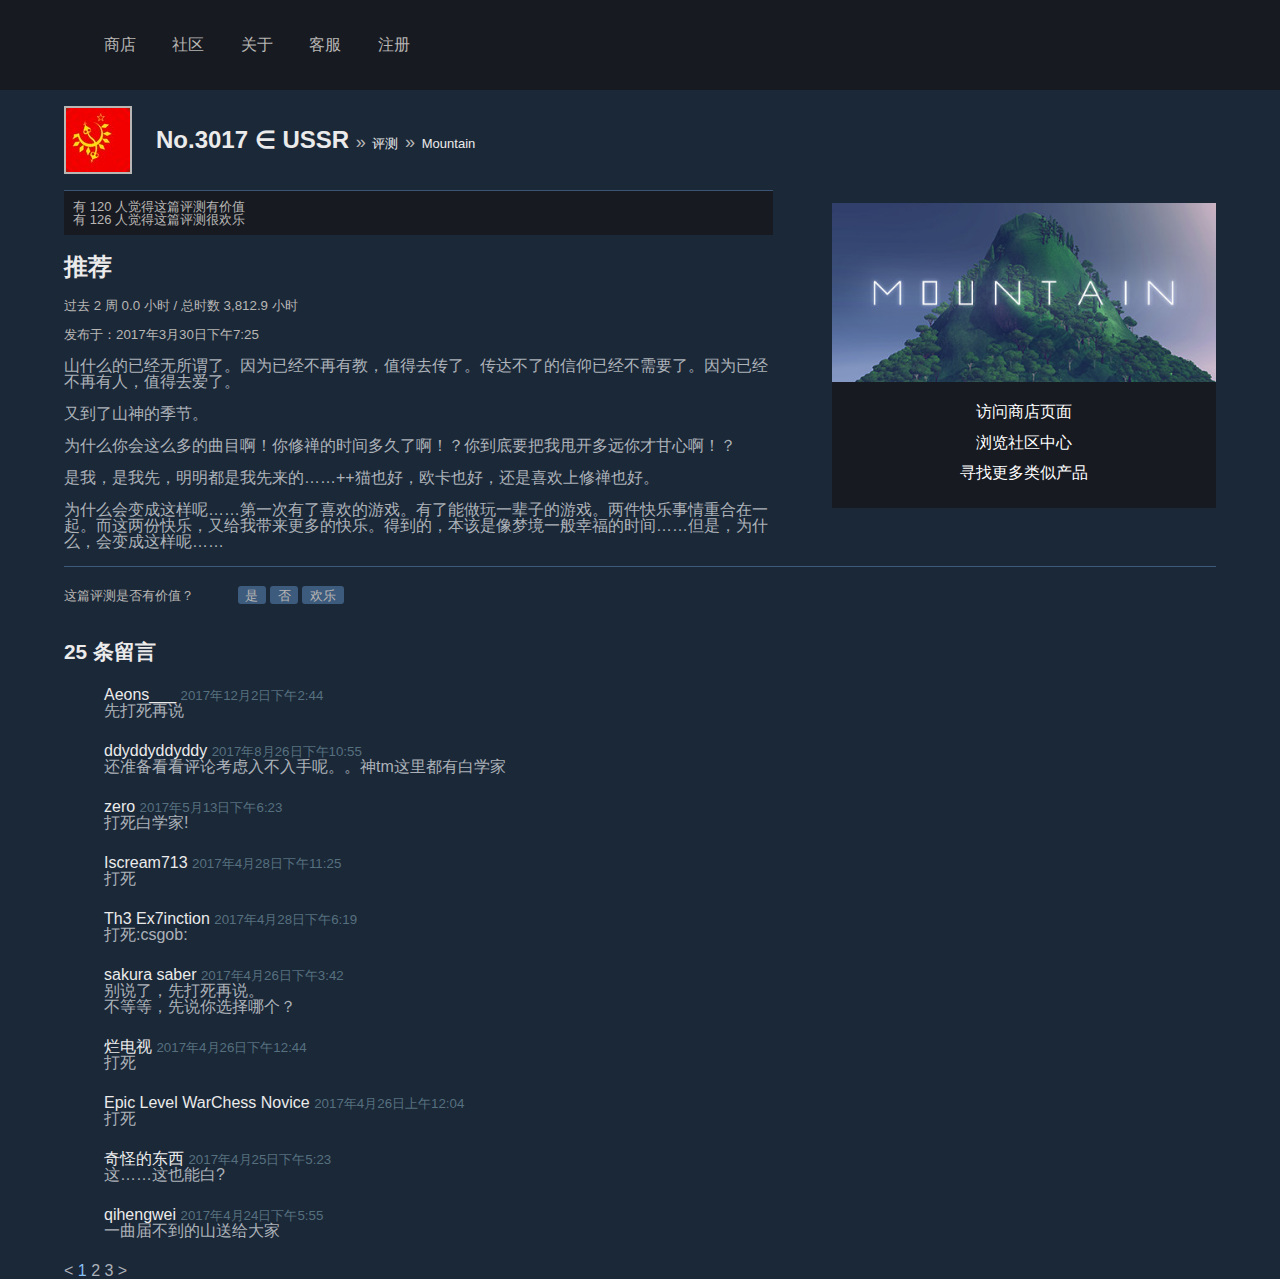
<file: index.html>
<!DOCTYPE html>
<html lang="en">
<head>
    <meta charset="UTF-8">
    <title>Steam 社区 :: No.3017 ∈ USSR :: 评测 Mountain </title>
    <link rel="stylesheet" type="text/css" href="./css/reset.css">
    <link rel="stylesheet" type="text/css" href="./css/index.css">
</head>
<body>
<header>
    <nav>
        <ul>
            <li>商店</li>
            <li>社区</li>
            <li>关于</li>
            <li>客服</li>
            <li><a href="./register.html">注册</a></li>
        </ul>
    </nav>
</header>
<div class="title">
    <img src="images/user_icon.jpg">
    <div>No.3017 ∈ USSR
        <span class="symbol">»</span>
        <span class="subtitle">评测</span>
        <span class="symbol">»</span>
        <span class="subtitle">Mountain</span>
    </div>
</div>
<aside>
    <img src="images/header.jpg">
    <ul>
        <li><a href="https://store.steampowered.com/app/313340?snr=2_100300_300__100301">访问商店页面</a></li>
        <li><a href="https://steamcommunity.com/app/313340">浏览社区中心</a></li>
        <li>
            <a href="https://store.steampowered.com/recommended/morelike/app/313340?snr=2_100300_300__100301">寻找更多类似产品</a>
        </li>
    </ul>
</aside>
<section class="description">
    <p>
        有 120 人觉得这篇评测有价值
        <br/>
        有 126 人觉得这篇评测很欢乐
    </p>
</section>
<section class="comment">
    <h2>推荐</h2>
    <p>
    <h5>过去 2 周 0.0 小时 / 总时数 3,812.9 小时</h5>
    </p>
    <p>
    <h5>发布于：2017年3月30日下午7:25</h5>
    </p>
    <p>
        山什么的已经无所谓了。因为已经不再有教，值得去传了。传达不了的信仰已经不需要了。因为已经不再有人，值得去爱了。
    </p>
    <p>
        又到了山神的季节。
    </p>
    <p>
        为什么你会这么多的曲目啊！你修禅的时间多久了啊！？你到底要把我甩开多远你才甘心啊！？
    </p>
    <p>
        是我，是我先，明明都是我先来的……++猫也好，欧卡也好，还是喜欢上修禅也好。
    </p>
    <p>
        为什么会变成这样呢……第一次有了喜欢的游戏。有了能做玩一辈子的游戏。两件快乐事情重合在一起。而这两份快乐，又给我带来更多的快乐。得到的，本该是像梦境一般幸福的时间……但是，为什么，会变成这样呢……
    </p>
</section>
<hr/>
<section class="messages">
    <div>
        这篇评测是否有价值？
        <ul>
            <li>是</li>
            <li>否</li>
            <li>欢乐</li>
        </ul>
    </div>
    <h3>25 条留言</h3>
    <ul class="messageSheet">
        <li>
            <h4>Aeons___
                <small>2017年12月2日下午2:44</small>
            </h4>
            先打死再说
        </li>
        <li>
            <h4>ddyddyddyddy
                <small>2017年8月26日下午10:55</small>
            </h4>
            还准备看看评论考虑入不入手呢。。神tm这里都有白学家
        </li>
        <li>
            <h4>zero
                <small>2017年5月13日下午6:23</small>
            </h4>
            打死白学家!
        </li>
        <li>
            <h4>Iscream713
                <small>2017年4月28日下午11:25</small>
            </h4>
            打死
        </li>
        <li>
            <h4>Th3 Ex7inction
                <small>2017年4月28日下午6:19</small>
            </h4>
            打死:csgob:
        </li>
        <li>
            <h4>sakura saber
                <small>2017年4月26日下午3:42</small>
            </h4>
            别说了，先打死再说。
            <br/>
            不等等，先说你选择哪个？
        </li>
        <li>
            <h4>烂电视
                <small>2017年4月26日下午12:44</small>
            </h4>
            打死
        </li>
        <li>
            <h4>Epic Level WarChess Novice
                <small>2017年4月26日上午12:04</small>
            </h4>
            打死
        </li>
        <li>
            <h4>奇怪的东西
                <small>2017年4月25日下午5:23</small>
            </h4>
            这……这也能白?
        </li>
        <li>
            <h4>qihengwei
                <small>2017年4月24日下午5:55</small>
            </h4>
            一曲届不到的山送给大家
        </li>
    </ul>
    < <span class="active">1</span> 2 3 >
</section>
</body>
</html>
</file>
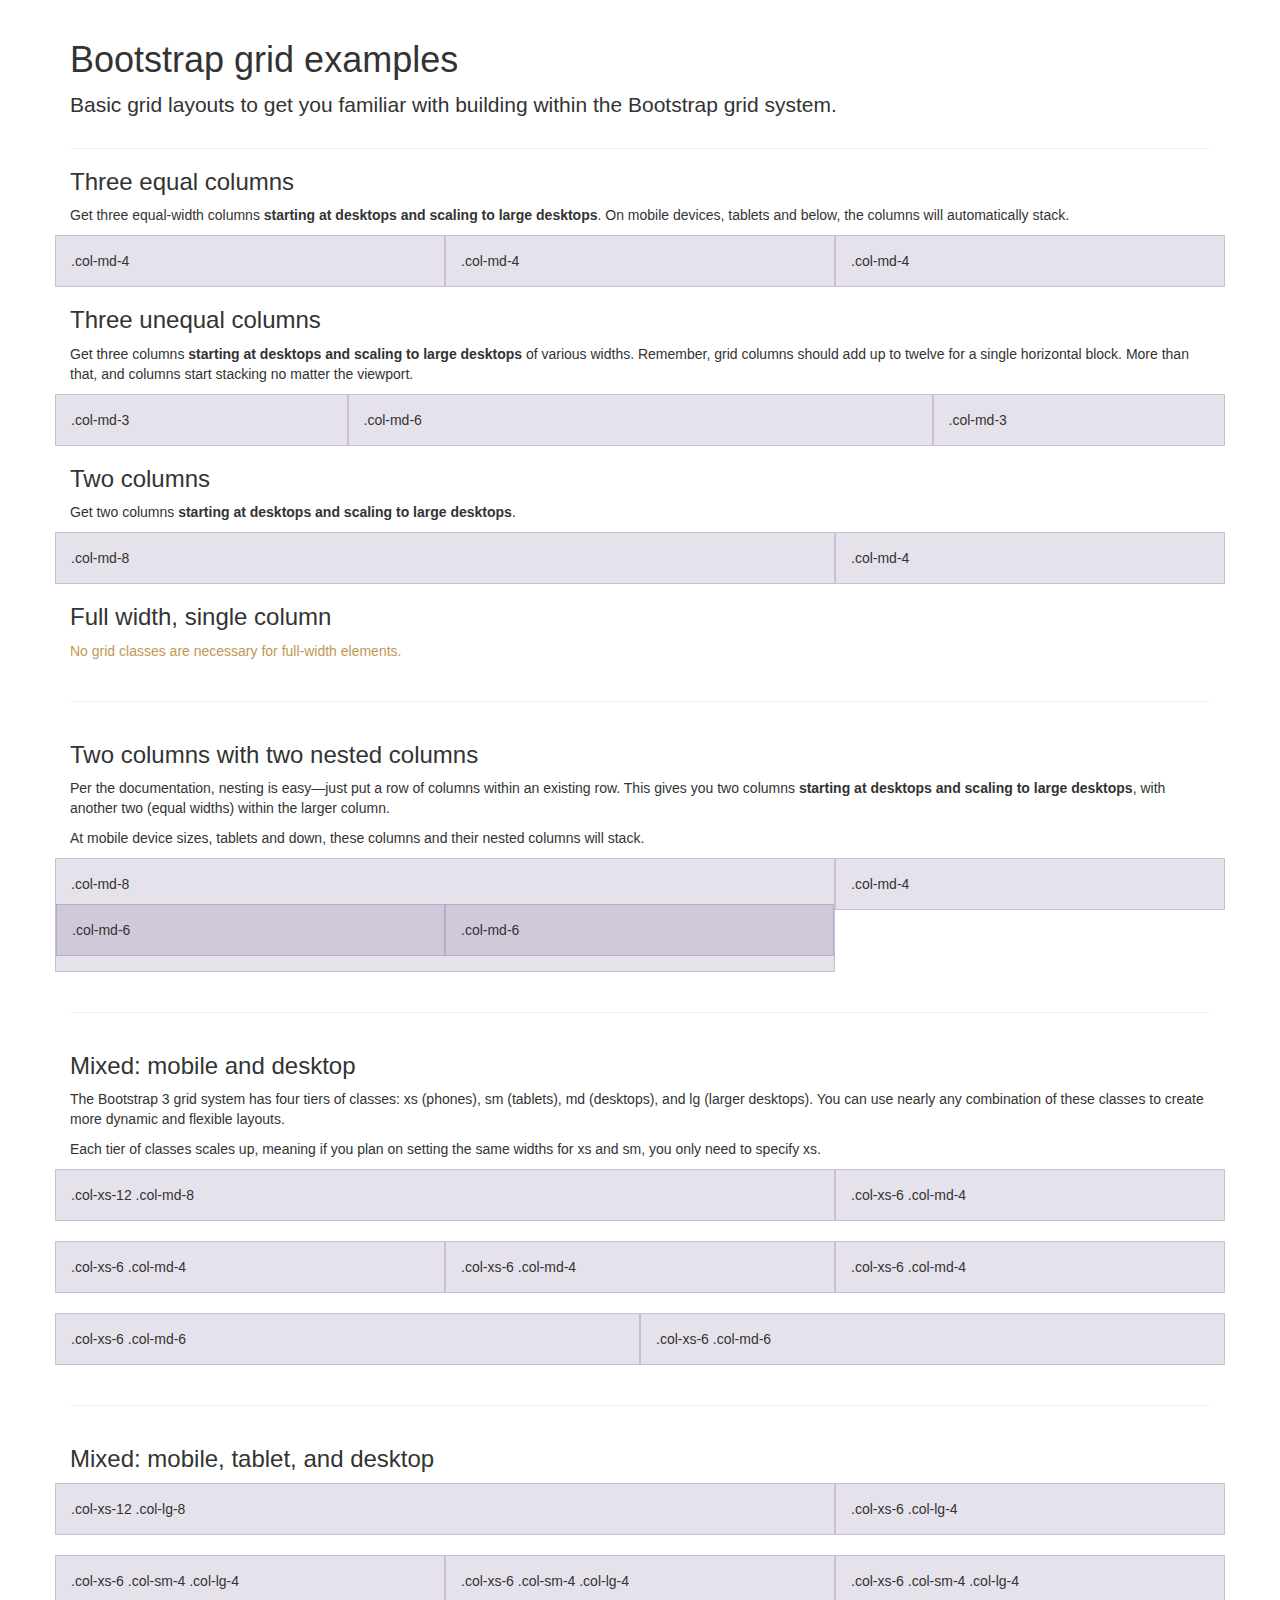
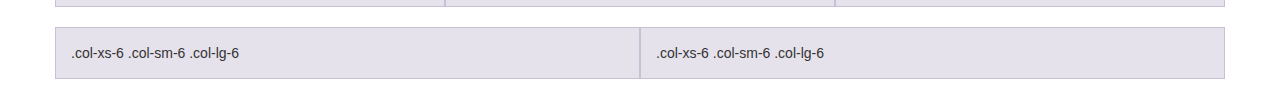
<file: lab4/bootstrap-3.0.0/examples/grid/index.html>
<!DOCTYPE html>
<html lang="en">
  <head>
    <meta charset="utf-8">
    <meta name="viewport" content="width=device-width, initial-scale=1.0">
    <meta name="description" content="">
    <meta name="author" content="">
    <link rel="shortcut icon" href="../../assets/ico/favicon.png">

    <title>Grid Template for Bootstrap</title>

    <!-- Bootstrap core CSS -->
    <link href="../../dist/css/bootstrap.css" rel="stylesheet">

    <!-- Custom styles for this template -->
    <link href="grid.css" rel="stylesheet">

    <!-- HTML5 shim and Respond.js IE8 support of HTML5 elements and media queries -->
    <!--[if lt IE 9]>
      <script src="../../assets/js/html5shiv.js"></script>
      <script src="../../assets/js/respond.min.js"></script>
    <![endif]-->
  </head>

  <body>
    <div class="container">

      <div class="page-header">
        <h1>Bootstrap grid examples</h1>
        <p class="lead">Basic grid layouts to get you familiar with building within the Bootstrap grid system.</p>
      </div>

      <h3>Three equal columns</h3>
      <p>Get three equal-width columns <strong>starting at desktops and scaling to large desktops</strong>. On mobile devices, tablets and below, the columns will automatically stack.</p>
      <div class="row">
        <div class="col-md-4">.col-md-4</div>
        <div class="col-md-4">.col-md-4</div>
        <div class="col-md-4">.col-md-4</div>
      </div>

      <h3>Three unequal columns</h3>
      <p>Get three columns <strong>starting at desktops and scaling to large desktops</strong> of various widths. Remember, grid columns should add up to twelve for a single horizontal block. More than that, and columns start stacking no matter the viewport.</p>
      <div class="row">
        <div class="col-md-3">.col-md-3</div>
        <div class="col-md-6">.col-md-6</div>
        <div class="col-md-3">.col-md-3</div>
      </div>

      <h3>Two columns</h3>
      <p>Get two columns <strong>starting at desktops and scaling to large desktops</strong>.</p>
      <div class="row">
        <div class="col-md-8">.col-md-8</div>
        <div class="col-md-4">.col-md-4</div>
      </div>

      <h3>Full width, single column</h3>
      <p class="text-warning">No grid classes are necessary for full-width elements.</p>

      <hr>

      <h3>Two columns with two nested columns</h3>
      <p>Per the documentation, nesting is easy—just put a row of columns within an existing row. This gives you two columns <strong>starting at desktops and scaling to large desktops</strong>, with another two (equal widths) within the larger column.</p>
      <p>At mobile device sizes, tablets and down, these columns and their nested columns will stack.</p>
      <div class="row">
        <div class="col-md-8">
          .col-md-8
          <div class="row">
            <div class="col-md-6">.col-md-6</div>
            <div class="col-md-6">.col-md-6</div>
          </div>
        </div>
        <div class="col-md-4">.col-md-4</div>
      </div>

      <hr>

      <h3>Mixed: mobile and desktop</h3>
      <p>The Bootstrap 3 grid system has four tiers of classes: xs (phones), sm (tablets), md (desktops), and lg (larger desktops). You can use nearly any combination of these classes to create more dynamic and flexible layouts.</p>
      <p>Each tier of classes scales up, meaning if you plan on setting the same widths for xs and sm, you only need to specify xs.</p>
      <div class="row">
        <div class="col-xs-12 col-md-8">.col-xs-12 .col-md-8</div>
        <div class="col-xs-6 col-md-4">.col-xs-6 .col-md-4</div>
      </div>
      <div class="row">
        <div class="col-xs-6 col-md-4">.col-xs-6 .col-md-4</div>
        <div class="col-xs-6 col-md-4">.col-xs-6 .col-md-4</div>
        <div class="col-xs-6 col-md-4">.col-xs-6 .col-md-4</div>
      </div>
      <div class="row">
        <div class="col-xs-6 col-md-6">.col-xs-6 .col-md-6</div>
        <div class="col-xs-6 col-md-6">.col-xs-6 .col-md-6</div>
      </div>

      <hr>

      <h3>Mixed: mobile, tablet, and desktop</h3>
      <p></p>
      <div class="row">
        <div class="col-xs-12 col-sm-8 col-lg-8">.col-xs-12 .col-lg-8</div>
        <div class="col-xs-6 col-sm-4 col-lg-4">.col-xs-6 .col-lg-4</div>
      </div>
      <div class="row">
        <div class="col-xs-6 col-sm-4 col-lg-4">.col-xs-6 .col-sm-4 .col-lg-4</div>
        <div class="col-xs-6 col-sm-4 col-lg-4">.col-xs-6 .col-sm-4 .col-lg-4</div>
        <div class="col-xs-6 col-sm-4 col-lg-4">.col-xs-6 .col-sm-4 .col-lg-4</div>
      </div>
      <div class="row">
        <div class="col-xs-6 col-sm-6 col-lg-6">.col-xs-6 .col-sm-6 .col-lg-6</div>
        <div class="col-xs-6 col-sm-6 col-lg-6">.col-xs-6 .col-sm-6 .col-lg-6</div>
      </div>

    </div> <!-- /container -->


    <!-- Bootstrap core JavaScript
    ================================================== -->
    <!-- Placed at the end of the document so the pages load faster -->
  </body>
</html>
</file>
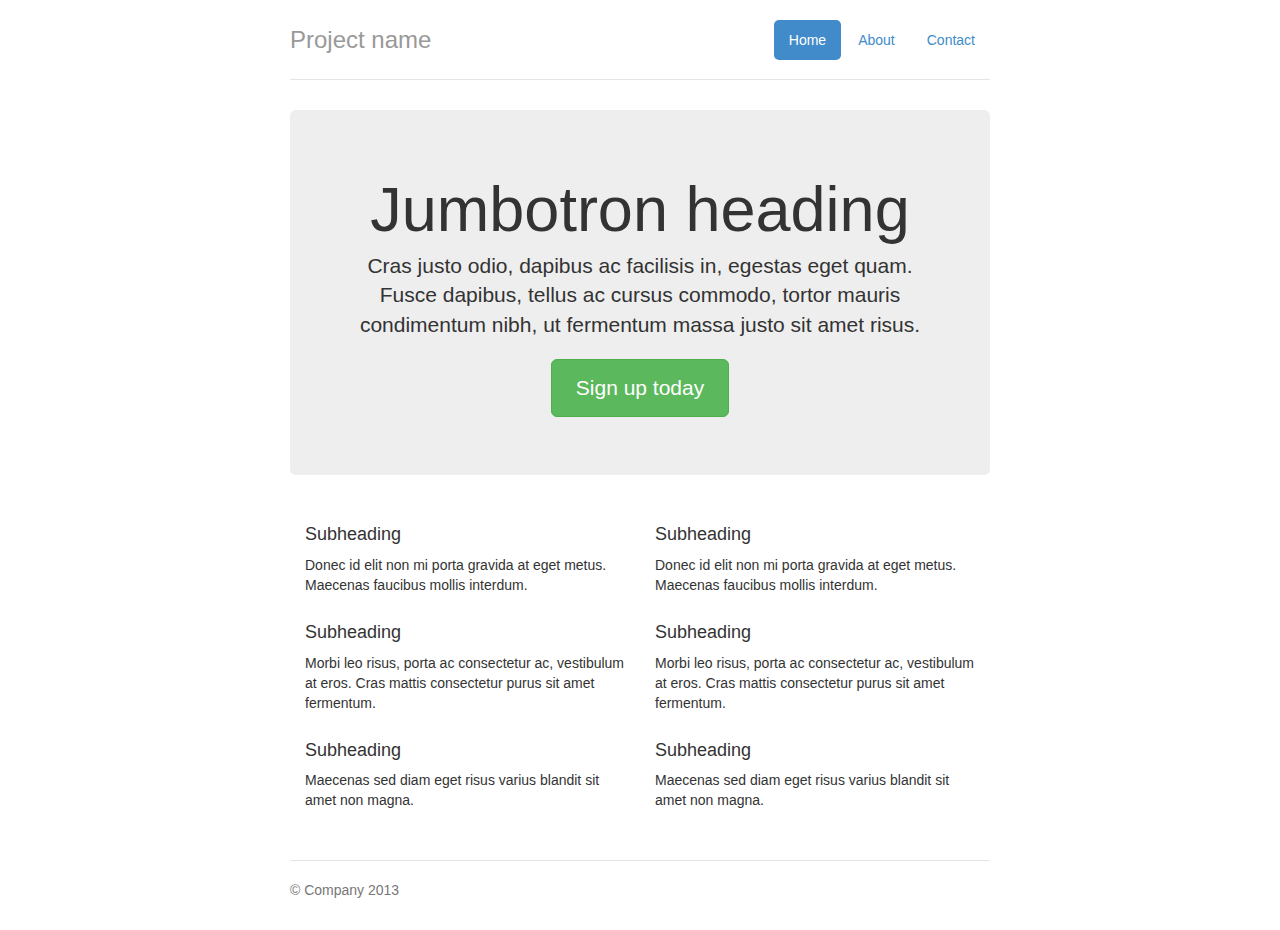
<file: lab4/bootstrap-3.0.0/examples/jumbotron-narrow/index.html>
<!DOCTYPE html>
<html lang="en">
  <head>
    <meta charset="utf-8">
    <meta name="viewport" content="width=device-width, initial-scale=1.0">
    <meta name="description" content="">
    <meta name="author" content="">
    <link rel="shortcut icon" href="../../assets/ico/favicon.png">

    <title>Narrow Jumbotron Template for Bootstrap</title>

    <!-- Bootstrap core CSS -->
    <link href="../../dist/css/bootstrap.css" rel="stylesheet">

    <!-- Custom styles for this template -->
    <link href="jumbotron-narrow.css" rel="stylesheet">

    <!-- HTML5 shim and Respond.js IE8 support of HTML5 elements and media queries -->
    <!--[if lt IE 9]>
      <script src="../../assets/js/html5shiv.js"></script>
      <script src="../../assets/js/respond.min.js"></script>
    <![endif]-->
  </head>

  <body>

    <div class="container">
      <div class="header">
        <ul class="nav nav-pills pull-right">
          <li class="active"><a href="#">Home</a></li>
          <li><a href="#">About</a></li>
          <li><a href="#">Contact</a></li>
        </ul>
        <h3 class="text-muted">Project name</h3>
      </div>

      <div class="jumbotron">
        <h1>Jumbotron heading</h1>
        <p class="lead">Cras justo odio, dapibus ac facilisis in, egestas eget quam. Fusce dapibus, tellus ac cursus commodo, tortor mauris condimentum nibh, ut fermentum massa justo sit amet risus.</p>
        <p><a class="btn btn-lg btn-success" href="#">Sign up today</a></p>
      </div>

      <div class="row marketing">
        <div class="col-lg-6">
          <h4>Subheading</h4>
          <p>Donec id elit non mi porta gravida at eget metus. Maecenas faucibus mollis interdum.</p>

          <h4>Subheading</h4>
          <p>Morbi leo risus, porta ac consectetur ac, vestibulum at eros. Cras mattis consectetur purus sit amet fermentum.</p>

          <h4>Subheading</h4>
          <p>Maecenas sed diam eget risus varius blandit sit amet non magna.</p>
        </div>

        <div class="col-lg-6">
          <h4>Subheading</h4>
          <p>Donec id elit non mi porta gravida at eget metus. Maecenas faucibus mollis interdum.</p>

          <h4>Subheading</h4>
          <p>Morbi leo risus, porta ac consectetur ac, vestibulum at eros. Cras mattis consectetur purus sit amet fermentum.</p>

          <h4>Subheading</h4>
          <p>Maecenas sed diam eget risus varius blandit sit amet non magna.</p>
        </div>
      </div>

      <div class="footer">
        <p>&copy; Company 2013</p>
      </div>

    </div> <!-- /container -->


    <!-- Bootstrap core JavaScript
    ================================================== -->
    <!-- Placed at the end of the document so the pages load faster -->
  </body>
</html>
</file>
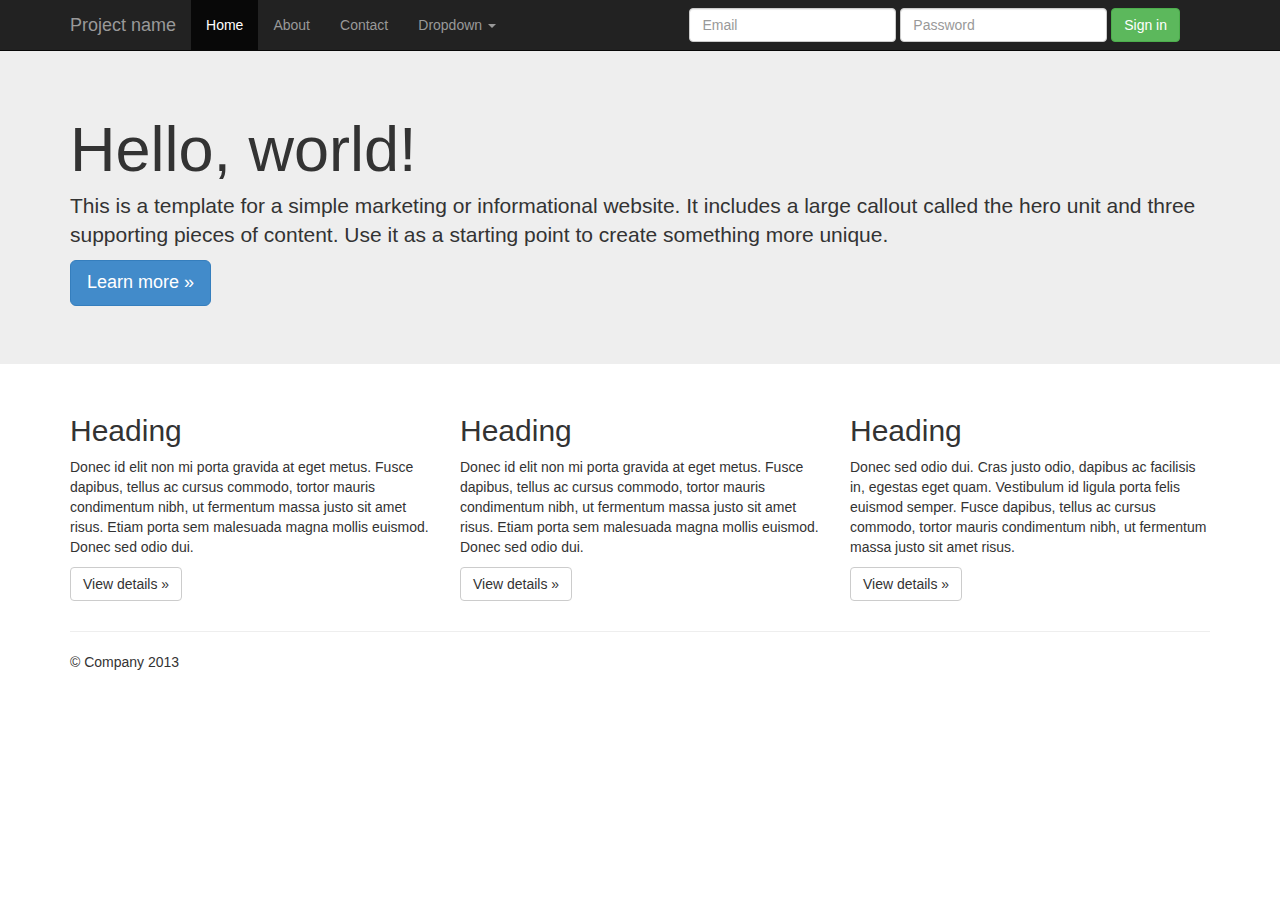
<file: lab4/bootstrap-3.0.0/examples/jumbotron/index.html>
<!DOCTYPE html>
<html lang="en">
  <head>
    <meta charset="utf-8">
    <meta name="viewport" content="width=device-width, initial-scale=1.0">
    <meta name="description" content="">
    <meta name="author" content="">
    <link rel="shortcut icon" href="../../assets/ico/favicon.png">

    <title>Jumbotron Template for Bootstrap</title>

    <!-- Bootstrap core CSS -->
    <link href="../../dist/css/bootstrap.css" rel="stylesheet">

    <!-- Custom styles for this template -->
    <link href="jumbotron.css" rel="stylesheet">

    <!-- HTML5 shim and Respond.js IE8 support of HTML5 elements and media queries -->
    <!--[if lt IE 9]>
      <script src="../../assets/js/html5shiv.js"></script>
      <script src="../../assets/js/respond.min.js"></script>
    <![endif]-->
  </head>

  <body>

    <div class="navbar navbar-inverse navbar-fixed-top">
      <div class="container">
        <div class="navbar-header">
          <button type="button" class="navbar-toggle" data-toggle="collapse" data-target=".navbar-collapse">
            <span class="icon-bar"></span>
            <span class="icon-bar"></span>
            <span class="icon-bar"></span>
          </button>
          <a class="navbar-brand" href="#">Project name</a>
        </div>
        <div class="navbar-collapse collapse">
          <ul class="nav navbar-nav">
            <li class="active"><a href="#">Home</a></li>
            <li><a href="#about">About</a></li>
            <li><a href="#contact">Contact</a></li>
            <li class="dropdown">
              <a href="#" class="dropdown-toggle" data-toggle="dropdown">Dropdown <b class="caret"></b></a>
              <ul class="dropdown-menu">
                <li><a href="#">Action</a></li>
                <li><a href="#">Another action</a></li>
                <li><a href="#">Something else here</a></li>
                <li class="divider"></li>
                <li class="dropdown-header">Nav header</li>
                <li><a href="#">Separated link</a></li>
                <li><a href="#">One more separated link</a></li>
              </ul>
            </li>
          </ul>
          <form class="navbar-form navbar-right">
            <div class="form-group">
              <input type="text" placeholder="Email" class="form-control">
            </div>
            <div class="form-group">
              <input type="password" placeholder="Password" class="form-control">
            </div>
            <button type="submit" class="btn btn-success">Sign in</button>
          </form>
        </div><!--/.navbar-collapse -->
      </div>
    </div>

    <!-- Main jumbotron for a primary marketing message or call to action -->
    <div class="jumbotron">
      <div class="container">
        <h1>Hello, world!</h1>
        <p>This is a template for a simple marketing or informational website. It includes a large callout called the hero unit and three supporting pieces of content. Use it as a starting point to create something more unique.</p>
        <p><a class="btn btn-primary btn-lg">Learn more &raquo;</a></p>
      </div>
    </div>

    <div class="container">
      <!-- Example row of columns -->
      <div class="row">
        <div class="col-lg-4">
          <h2>Heading</h2>
          <p>Donec id elit non mi porta gravida at eget metus. Fusce dapibus, tellus ac cursus commodo, tortor mauris condimentum nibh, ut fermentum massa justo sit amet risus. Etiam porta sem malesuada magna mollis euismod. Donec sed odio dui. </p>
          <p><a class="btn btn-default" href="#">View details &raquo;</a></p>
        </div>
        <div class="col-lg-4">
          <h2>Heading</h2>
          <p>Donec id elit non mi porta gravida at eget metus. Fusce dapibus, tellus ac cursus commodo, tortor mauris condimentum nibh, ut fermentum massa justo sit amet risus. Etiam porta sem malesuada magna mollis euismod. Donec sed odio dui. </p>
          <p><a class="btn btn-default" href="#">View details &raquo;</a></p>
       </div>
        <div class="col-lg-4">
          <h2>Heading</h2>
          <p>Donec sed odio dui. Cras justo odio, dapibus ac facilisis in, egestas eget quam. Vestibulum id ligula porta felis euismod semper. Fusce dapibus, tellus ac cursus commodo, tortor mauris condimentum nibh, ut fermentum massa justo sit amet risus.</p>
          <p><a class="btn btn-default" href="#">View details &raquo;</a></p>
        </div>
      </div>

      <hr>

      <footer>
        <p>&copy; Company 2013</p>
      </footer>
    </div> <!-- /container -->


    <!-- Bootstrap core JavaScript
    ================================================== -->
    <!-- Placed at the end of the document so the pages load faster -->
    <script src="../../assets/js/jquery.js"></script>
    <script src="../../dist/js/bootstrap.min.js"></script>
  </body>
</html>
</file>
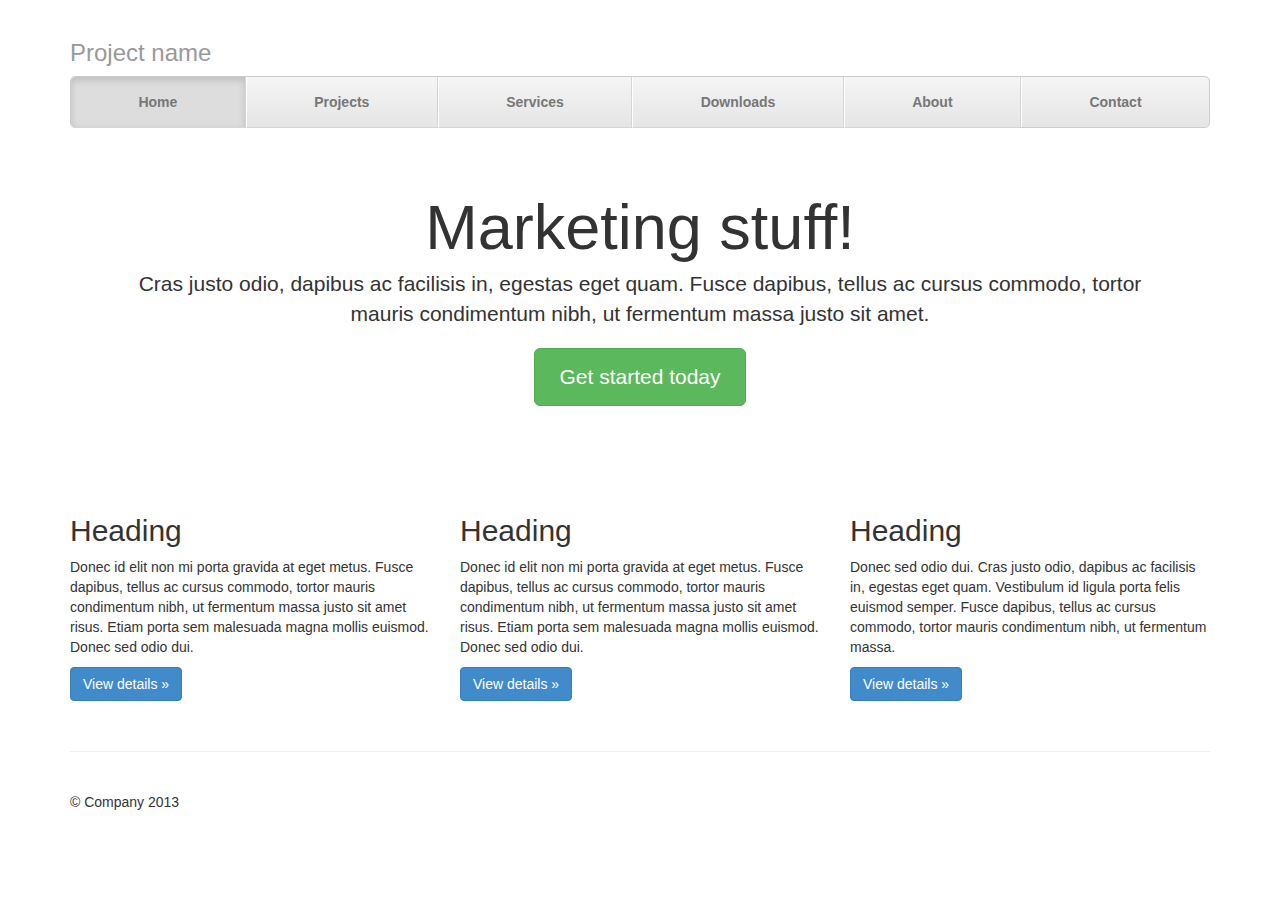
<file: lab4/bootstrap-3.0.0/examples/justified-nav/index.html>
<!DOCTYPE html>
<html lang="en">
  <head>
    <meta charset="utf-8">
    <meta name="viewport" content="width=device-width, initial-scale=1.0">
    <meta name="description" content="">
    <meta name="author" content="">
    <link rel="shortcut icon" href="../../assets/ico/favicon.png">

    <title>Justified Nav Template for Bootstrap</title>

    <!-- Bootstrap core CSS -->
    <link href="../../dist/css/bootstrap.css" rel="stylesheet">

    <!-- Custom styles for this template -->
    <link href="justified-nav.css" rel="stylesheet">

    <!-- HTML5 shim and Respond.js IE8 support of HTML5 elements and media queries -->
    <!--[if lt IE 9]>
      <script src="../../assets/js/html5shiv.js"></script>
      <script src="../../assets/js/respond.min.js"></script>
    <![endif]-->
  </head>

  <body>

    <div class="container">

      <div class="masthead">
        <h3 class="text-muted">Project name</h3>
        <ul class="nav nav-justified">
          <li class="active"><a href="#">Home</a></li>
          <li><a href="#">Projects</a></li>
          <li><a href="#">Services</a></li>
          <li><a href="#">Downloads</a></li>
          <li><a href="#">About</a></li>
          <li><a href="#">Contact</a></li>
        </ul>
      </div>

      <!-- Jumbotron -->
      <div class="jumbotron">
        <h1>Marketing stuff!</h1>
        <p class="lead">Cras justo odio, dapibus ac facilisis in, egestas eget quam. Fusce dapibus, tellus ac cursus commodo, tortor mauris condimentum nibh, ut fermentum massa justo sit amet.</p>
        <p><a class="btn btn-lg btn-success" href="#">Get started today</a></p>
      </div>

      <!-- Example row of columns -->
      <div class="row">
        <div class="col-lg-4">
          <h2>Heading</h2>
          <p>Donec id elit non mi porta gravida at eget metus. Fusce dapibus, tellus ac cursus commodo, tortor mauris condimentum nibh, ut fermentum massa justo sit amet risus. Etiam porta sem malesuada magna mollis euismod. Donec sed odio dui. </p>
          <p><a class="btn btn-primary" href="#">View details &raquo;</a></p>
        </div>
        <div class="col-lg-4">
          <h2>Heading</h2>
          <p>Donec id elit non mi porta gravida at eget metus. Fusce dapibus, tellus ac cursus commodo, tortor mauris condimentum nibh, ut fermentum massa justo sit amet risus. Etiam porta sem malesuada magna mollis euismod. Donec sed odio dui. </p>
          <p><a class="btn btn-primary" href="#">View details &raquo;</a></p>
       </div>
        <div class="col-lg-4">
          <h2>Heading</h2>
          <p>Donec sed odio dui. Cras justo odio, dapibus ac facilisis in, egestas eget quam. Vestibulum id ligula porta felis euismod semper. Fusce dapibus, tellus ac cursus commodo, tortor mauris condimentum nibh, ut fermentum massa.</p>
          <p><a class="btn btn-primary" href="#">View details &raquo;</a></p>
        </div>
      </div>

      <!-- Site footer -->
      <div class="footer">
        <p>&copy; Company 2013</p>
      </div>

    </div> <!-- /container -->


    <!-- Bootstrap core JavaScript
    ================================================== -->
    <!-- Placed at the end of the document so the pages load faster -->
  </body>
</html>
</file>
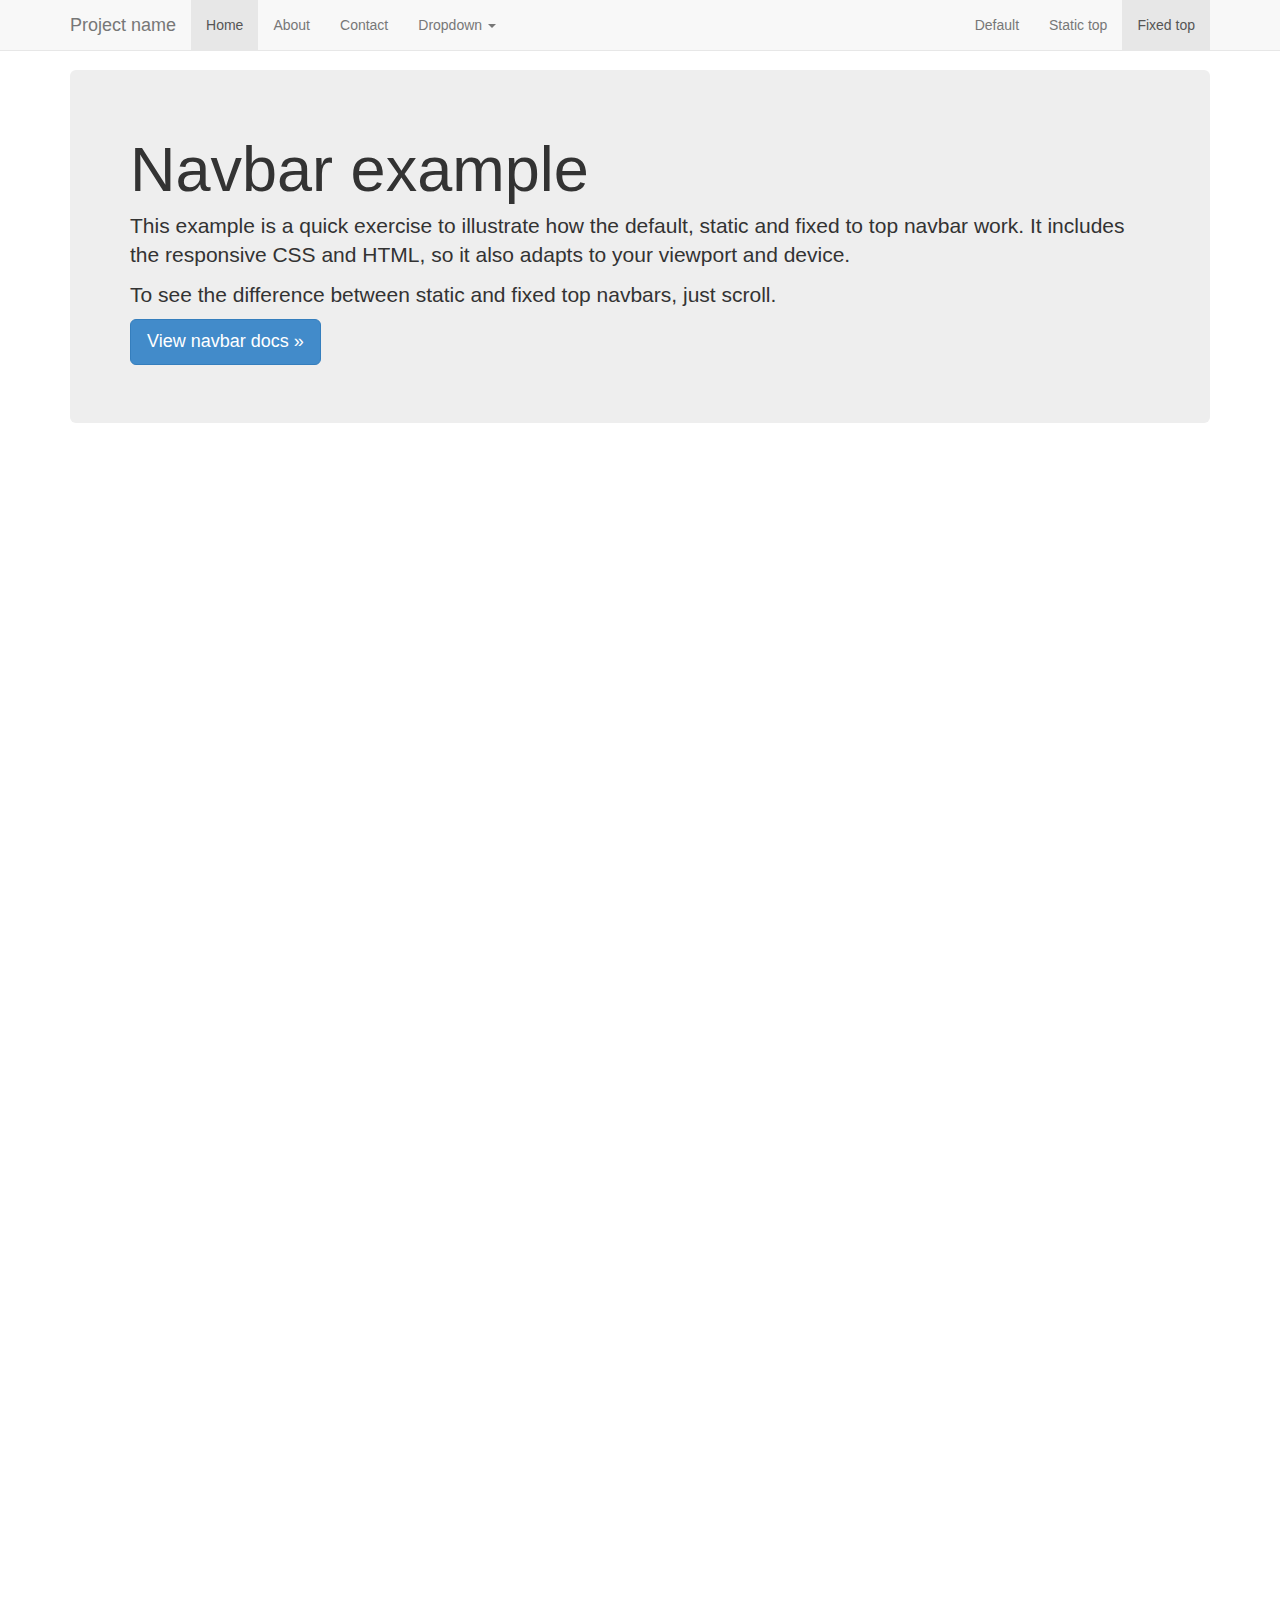
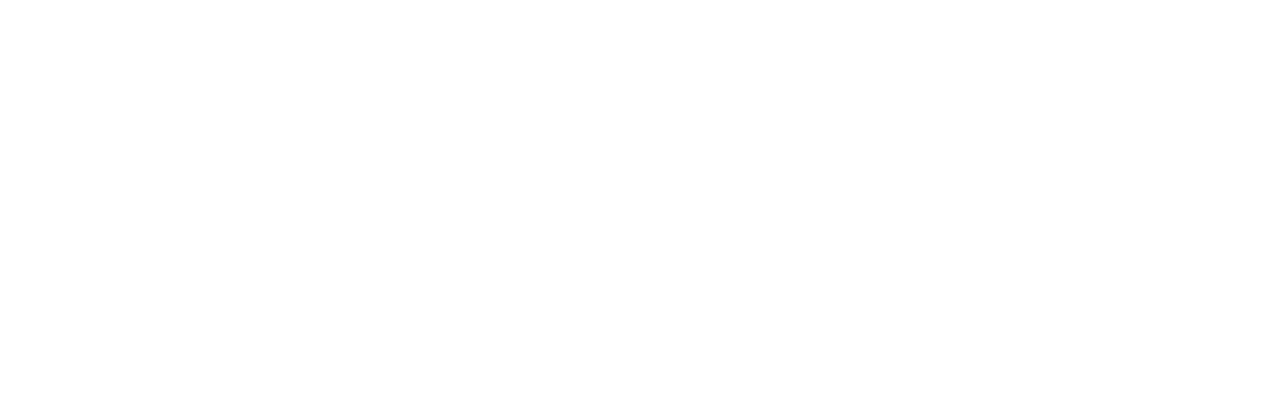
<file: lab4/bootstrap-3.0.0/examples/navbar-fixed-top/index.html>
<!DOCTYPE html>
<html lang="en">
  <head>
    <meta charset="utf-8">
    <meta name="viewport" content="width=device-width, initial-scale=1.0">
    <meta name="description" content="">
    <meta name="author" content="">
    <link rel="shortcut icon" href="../../assets/ico/favicon.png">

    <title>Fixed Top Navbar Example for Bootstrap</title>

    <!-- Bootstrap core CSS -->
    <link href="../../dist/css/bootstrap.css" rel="stylesheet">

    <!-- Custom styles for this template -->
    <link href="navbar-fixed-top.css" rel="stylesheet">

    <!-- HTML5 shim and Respond.js IE8 support of HTML5 elements and media queries -->
    <!--[if lt IE 9]>
      <script src="../../assets/js/html5shiv.js"></script>
      <script src="../../assets/js/respond.min.js"></script>
    <![endif]-->
  </head>

  <body>

    <!-- Fixed navbar -->
    <div class="navbar navbar-default navbar-fixed-top">
      <div class="container">
        <div class="navbar-header">
          <button type="button" class="navbar-toggle" data-toggle="collapse" data-target=".navbar-collapse">
            <span class="icon-bar"></span>
            <span class="icon-bar"></span>
            <span class="icon-bar"></span>
          </button>
          <a class="navbar-brand" href="#">Project name</a>
        </div>
        <div class="navbar-collapse collapse">
          <ul class="nav navbar-nav">
            <li class="active"><a href="#">Home</a></li>
            <li><a href="#about">About</a></li>
            <li><a href="#contact">Contact</a></li>
            <li class="dropdown">
              <a href="#" class="dropdown-toggle" data-toggle="dropdown">Dropdown <b class="caret"></b></a>
              <ul class="dropdown-menu">
                <li><a href="#">Action</a></li>
                <li><a href="#">Another action</a></li>
                <li><a href="#">Something else here</a></li>
                <li class="divider"></li>
                <li class="dropdown-header">Nav header</li>
                <li><a href="#">Separated link</a></li>
                <li><a href="#">One more separated link</a></li>
              </ul>
            </li>
          </ul>
          <ul class="nav navbar-nav navbar-right">
            <li><a href="../navbar/">Default</a></li>
            <li><a href="../navbar-static-top/">Static top</a></li>
            <li class="active"><a href="./">Fixed top</a></li>
          </ul>
        </div><!--/.nav-collapse -->
      </div>
    </div>

    <div class="container">

      <!-- Main component for a primary marketing message or call to action -->
      <div class="jumbotron">
        <h1>Navbar example</h1>
        <p>This example is a quick exercise to illustrate how the default, static and fixed to top navbar work. It includes the responsive CSS and HTML, so it also adapts to your viewport and device.</p>
        <p>To see the difference between static and fixed top navbars, just scroll.</p>
        <p>
          <a class="btn btn-lg btn-primary" href="../../components/#navbar">View navbar docs &raquo;</a>
        </p>
      </div>

    </div> <!-- /container -->


    <!-- Bootstrap core JavaScript
    ================================================== -->
    <!-- Placed at the end of the document so the pages load faster -->
    <script src="../../assets/js/jquery.js"></script>
    <script src="../../dist/js/bootstrap.min.js"></script>
  </body>
</html>
</file>
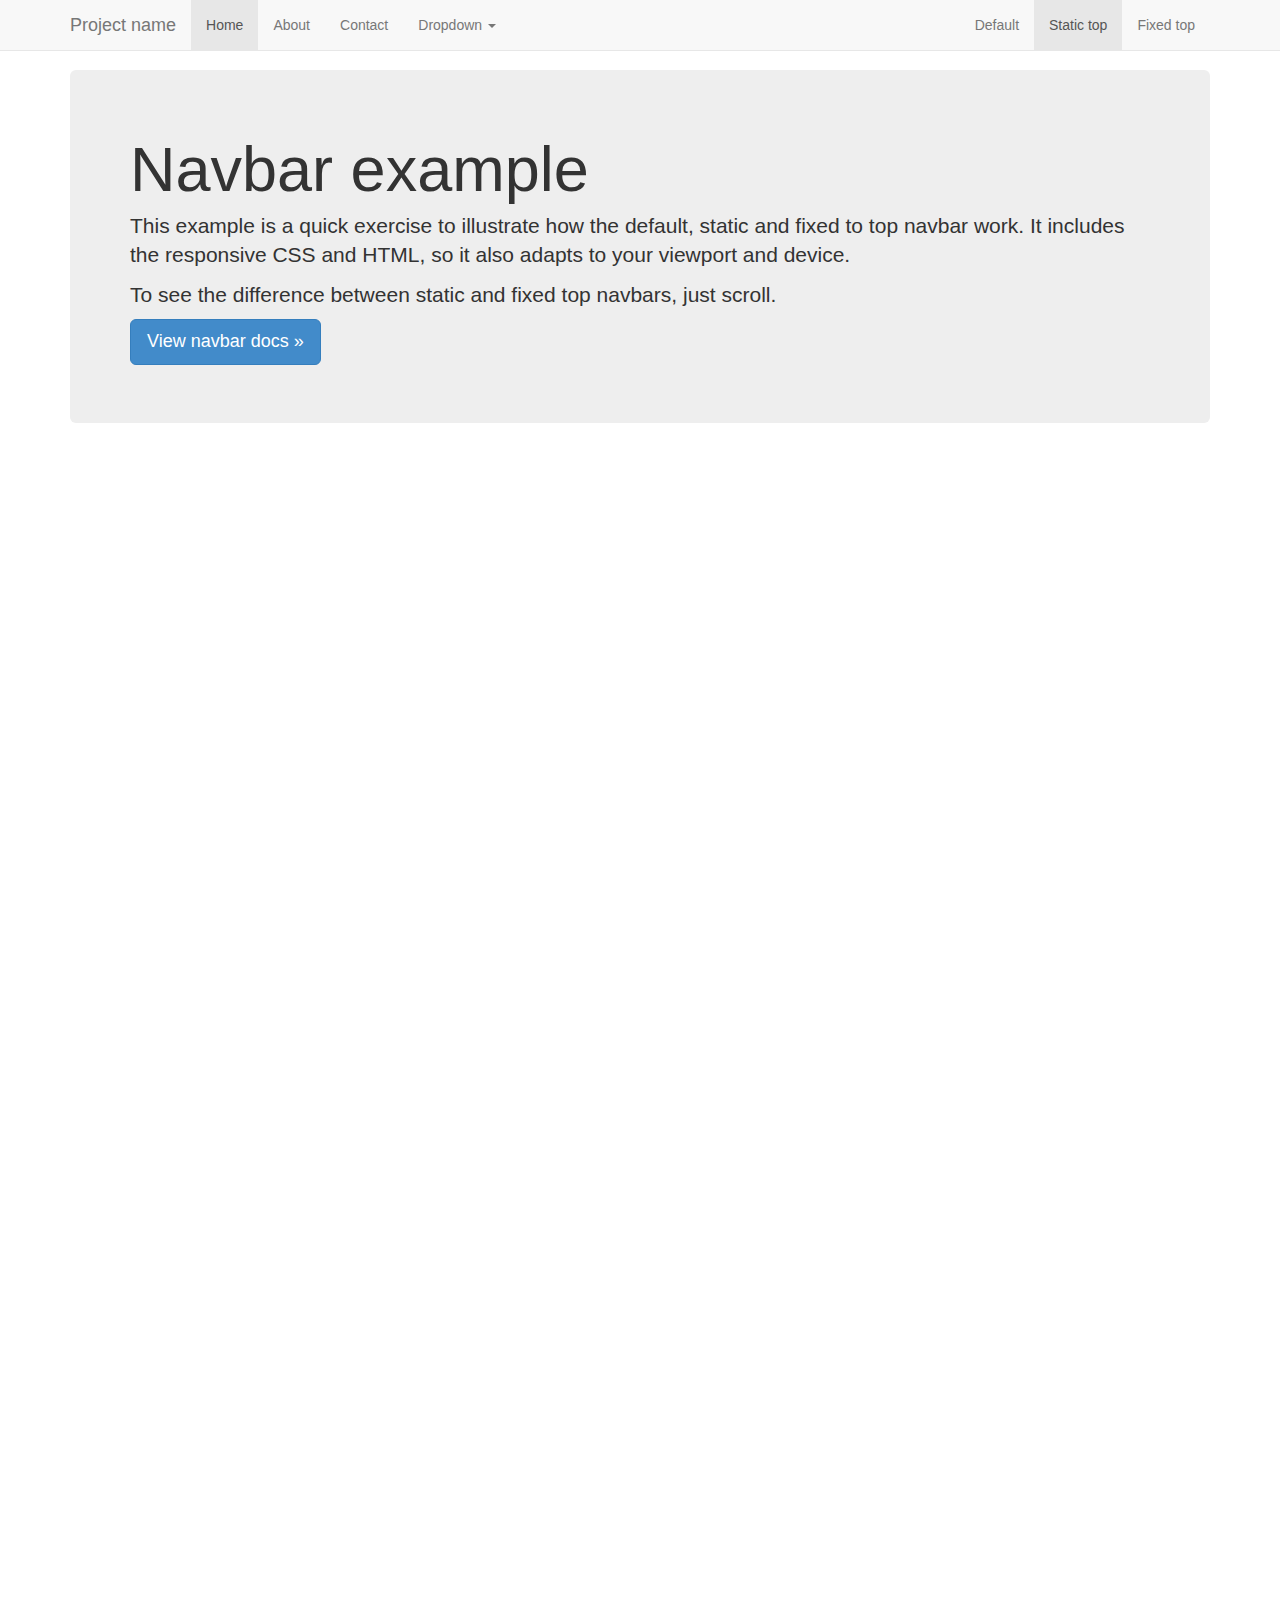
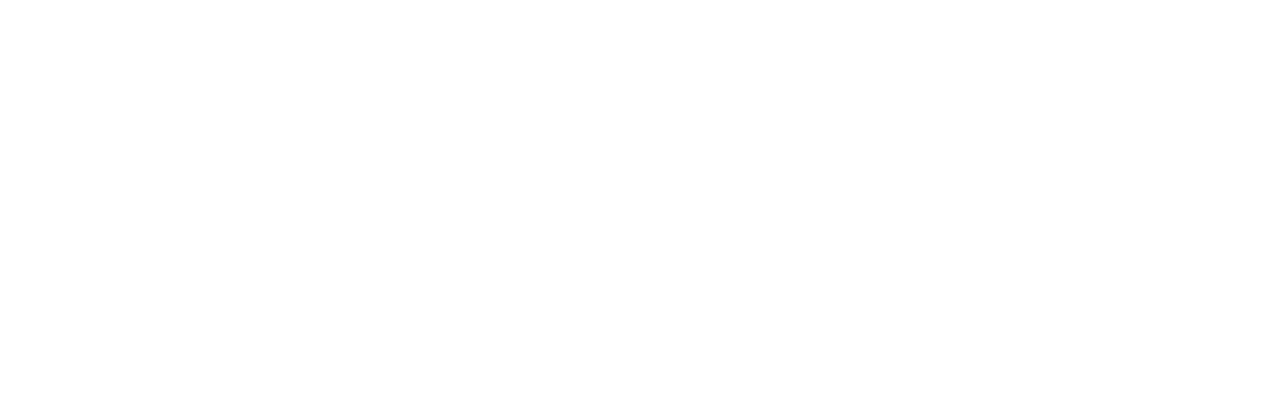
<file: lab4/bootstrap-3.0.0/examples/navbar-static-top/index.html>
<!DOCTYPE html>
<html lang="en">
  <head>
    <meta charset="utf-8">
    <meta name="viewport" content="width=device-width, initial-scale=1.0">
    <meta name="description" content="">
    <meta name="author" content="">
    <link rel="shortcut icon" href="../../assets/ico/favicon.png">

    <title>Static Top Navbar Example for Bootstrap</title>

    <!-- Bootstrap core CSS -->
    <link href="../../dist/css/bootstrap.css" rel="stylesheet">

    <!-- Custom styles for this template -->
    <link href="navbar-static-top.css" rel="stylesheet">

    <!-- HTML5 shim and Respond.js IE8 support of HTML5 elements and media queries -->
    <!--[if lt IE 9]>
      <script src="../../assets/js/html5shiv.js"></script>
      <script src="../../assets/js/respond.min.js"></script>
    <![endif]-->
  </head>

  <body>

    <!-- Static navbar -->
    <div class="navbar navbar-default navbar-static-top">
      <div class="container">
        <div class="navbar-header">
          <button type="button" class="navbar-toggle" data-toggle="collapse" data-target=".navbar-collapse">
            <span class="icon-bar"></span>
            <span class="icon-bar"></span>
            <span class="icon-bar"></span>
          </button>
          <a class="navbar-brand" href="#">Project name</a>
        </div>
        <div class="navbar-collapse collapse">
          <ul class="nav navbar-nav">
            <li class="active"><a href="#">Home</a></li>
            <li><a href="#about">About</a></li>
            <li><a href="#contact">Contact</a></li>
            <li class="dropdown">
              <a href="#" class="dropdown-toggle" data-toggle="dropdown">Dropdown <b class="caret"></b></a>
              <ul class="dropdown-menu">
                <li><a href="#">Action</a></li>
                <li><a href="#">Another action</a></li>
                <li><a href="#">Something else here</a></li>
                <li class="divider"></li>
                <li class="dropdown-header">Nav header</li>
                <li><a href="#">Separated link</a></li>
                <li><a href="#">One more separated link</a></li>
              </ul>
            </li>
          </ul>
          <ul class="nav navbar-nav navbar-right">
            <li><a href="../navbar/">Default</a></li>
            <li class="active"><a href="./">Static top</a></li>
            <li><a href="../navbar-fixed-top/">Fixed top</a></li>
          </ul>
        </div><!--/.nav-collapse -->
      </div>
    </div>


    <div class="container">

      <!-- Main component for a primary marketing message or call to action -->
      <div class="jumbotron">
        <h1>Navbar example</h1>
        <p>This example is a quick exercise to illustrate how the default, static and fixed to top navbar work. It includes the responsive CSS and HTML, so it also adapts to your viewport and device.</p>
        <p>To see the difference between static and fixed top navbars, just scroll.</p>
        <p>
          <a class="btn btn-lg btn-primary" href="../../components/#navbar">View navbar docs &raquo;</a>
        </p>
      </div>

    </div> <!-- /container -->


    <!-- Bootstrap core JavaScript
    ================================================== -->
    <!-- Placed at the end of the document so the pages load faster -->
    <script src="../../assets/js/jquery.js"></script>
    <script src="../../dist/js/bootstrap.min.js"></script>
  </body>
</html>
</file>
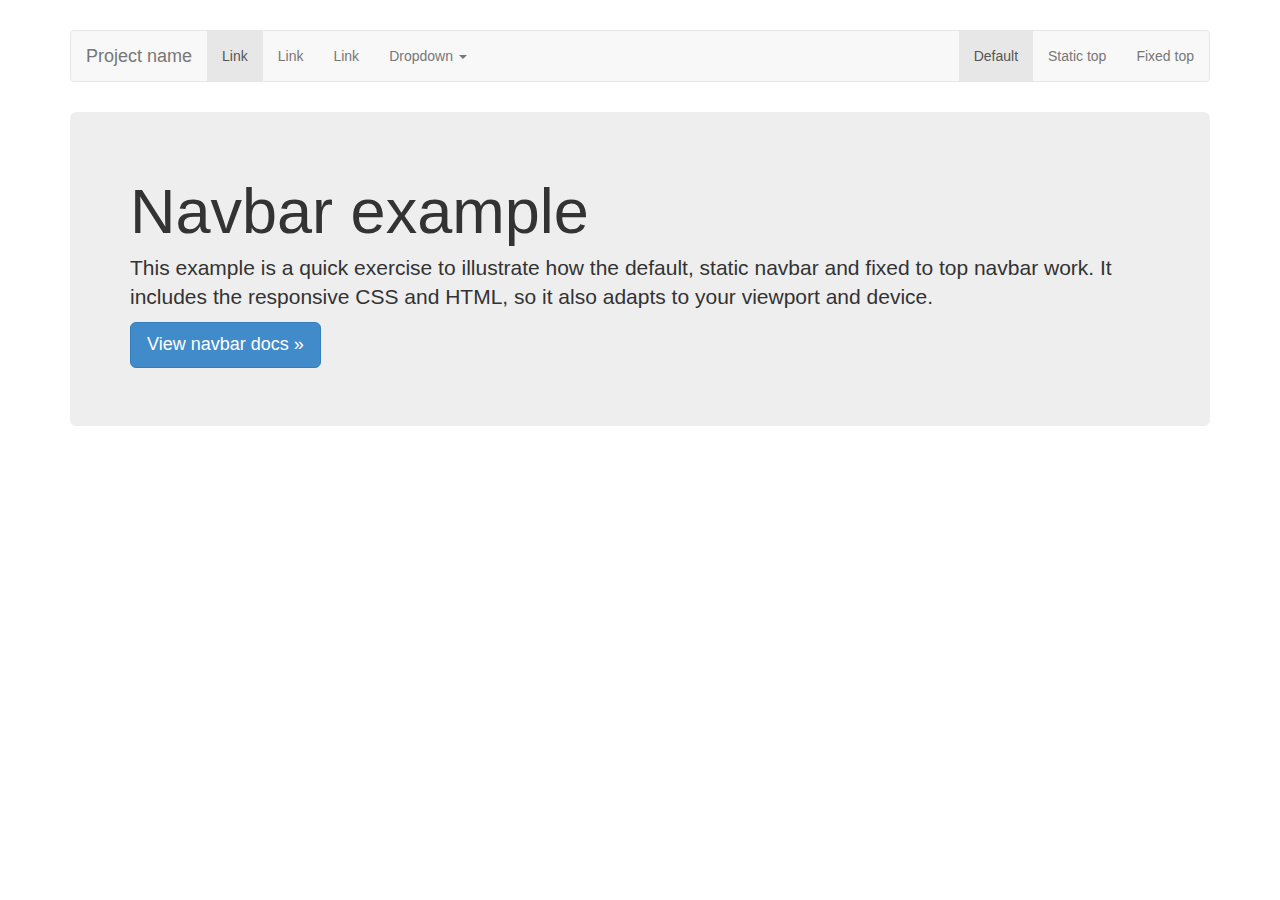
<file: lab4/bootstrap-3.0.0/examples/navbar/index.html>
<!DOCTYPE html>
<html lang="en">
  <head>
    <meta charset="utf-8">
    <meta name="viewport" content="width=device-width, initial-scale=1.0">
    <meta name="description" content="">
    <meta name="author" content="">
    <link rel="shortcut icon" href="../../assets/ico/favicon.png">

    <title>Navbar Template for Bootstrap</title>

    <!-- Bootstrap core CSS -->
    <link href="../../dist/css/bootstrap.css" rel="stylesheet">

    <!-- Custom styles for this template -->
    <link href="navbar.css" rel="stylesheet">

    <!-- HTML5 shim and Respond.js IE8 support of HTML5 elements and media queries -->
    <!--[if lt IE 9]>
      <script src="../../assets/js/html5shiv.js"></script>
      <script src="../../assets/js/respond.min.js"></script>
    <![endif]-->
  </head>

  <body>

    <div class="container">

      <!-- Static navbar -->
      <div class="navbar navbar-default">
        <div class="navbar-header">
          <button type="button" class="navbar-toggle" data-toggle="collapse" data-target=".navbar-collapse">
            <span class="icon-bar"></span>
            <span class="icon-bar"></span>
            <span class="icon-bar"></span>
          </button>
          <a class="navbar-brand" href="#">Project name</a>
        </div>
        <div class="navbar-collapse collapse">
          <ul class="nav navbar-nav">
            <li class="active"><a href="#">Link</a></li>
            <li><a href="#">Link</a></li>
            <li><a href="#">Link</a></li>
            <li class="dropdown">
              <a href="#" class="dropdown-toggle" data-toggle="dropdown">Dropdown <b class="caret"></b></a>
              <ul class="dropdown-menu">
                <li><a href="#">Action</a></li>
                <li><a href="#">Another action</a></li>
                <li><a href="#">Something else here</a></li>
                <li class="divider"></li>
                <li class="dropdown-header">Nav header</li>
                <li><a href="#">Separated link</a></li>
                <li><a href="#">One more separated link</a></li>
              </ul>
            </li>
          </ul>
          <ul class="nav navbar-nav navbar-right">
            <li class="active"><a href="./">Default</a></li>
            <li><a href="../navbar-static-top/">Static top</a></li>
            <li><a href="../navbar-fixed-top/">Fixed top</a></li>
          </ul>
        </div><!--/.nav-collapse -->
      </div>

      <!-- Main component for a primary marketing message or call to action -->
      <div class="jumbotron">
        <h1>Navbar example</h1>
        <p>This example is a quick exercise to illustrate how the default, static navbar and fixed to top navbar work. It includes the responsive CSS and HTML, so it also adapts to your viewport and device.</p>
        <p>
          <a class="btn btn-lg btn-primary" href="../../components/#navbar">View navbar docs &raquo;</a>
        </p>
      </div>

    </div> <!-- /container -->


    <!-- Bootstrap core JavaScript
    ================================================== -->
    <!-- Placed at the end of the document so the pages load faster -->
    <script src="../../assets/js/jquery.js"></script>
    <script src="../../dist/js/bootstrap.min.js"></script>
  </body>
</html>
</file>
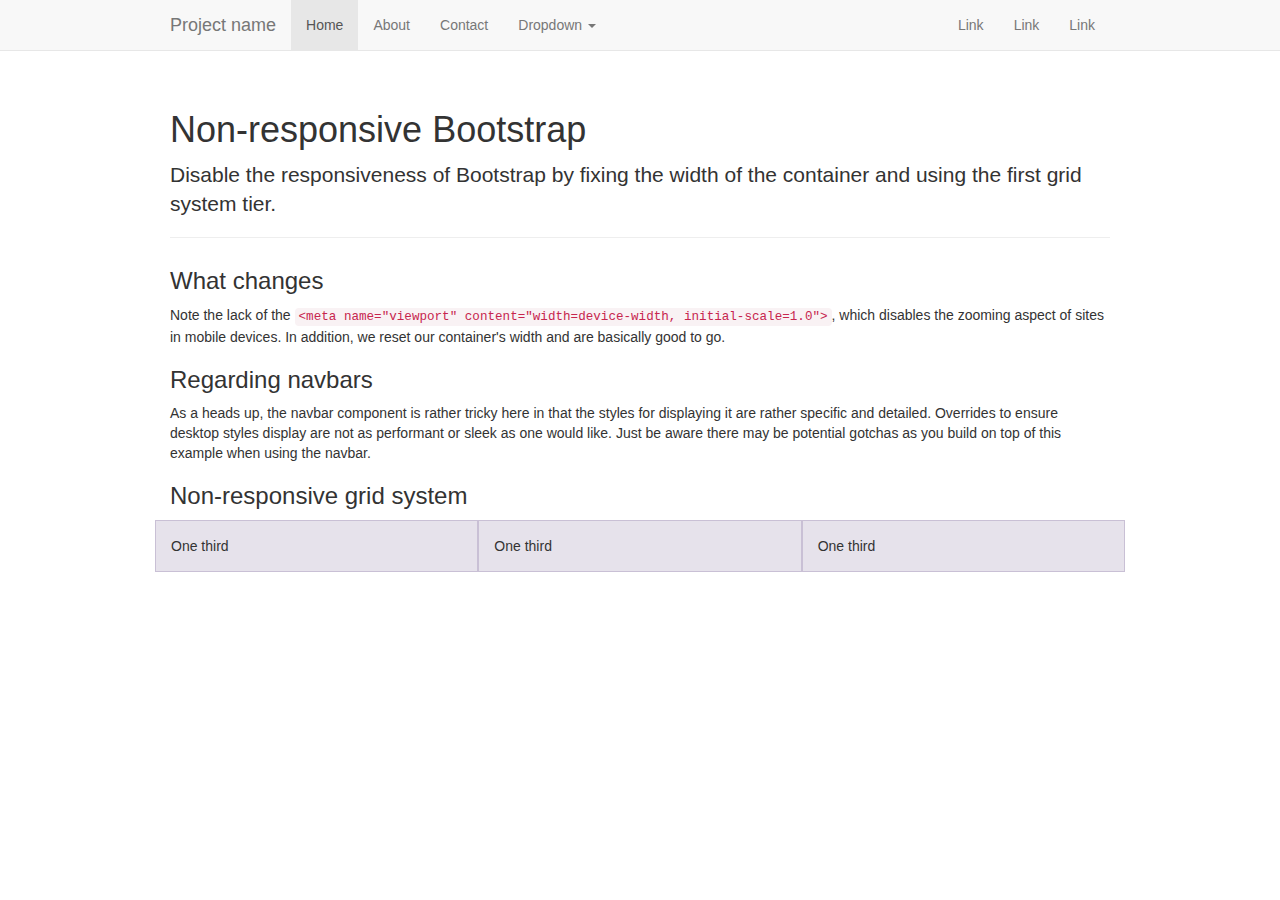
<file: lab4/bootstrap-3.0.0/examples/non-responsive/index.html>
<!DOCTYPE html>
<html lang="en">
  <head>
    <meta charset="utf-8">
    <meta name="description" content="">
    <meta name="author" content="">

    <!-- Note there is no responsive meta tag here -->

    <link rel="shortcut icon" href="../../assets/ico/favicon.png">

    <title>Non-responsive Template for Bootstrap</title>

    <!-- Bootstrap core CSS -->
    <link href="../../dist/css/bootstrap.css" rel="stylesheet">

    <!-- Custom styles for this template -->
    <link href="non-responsive.css" rel="stylesheet">

    <!-- HTML5 shim and Respond.js IE8 support of HTML5 elements and media queries -->
    <!--[if lt IE 9]>
      <script src="../../assets/js/html5shiv.js"></script>
      <script src="../../assets/js/respond.min.js"></script>
    <![endif]-->
  </head>

  <body>

    <!-- Fixed navbar -->
    <div class="navbar navbar-default navbar-fixed-top">
      <div class="container">
        <div class="navbar-header">
          <button type="button" class="navbar-toggle" data-toggle="collapse" data-target=".navbar-collapse">
            <span class="icon-bar"></span>
            <span class="icon-bar"></span>
            <span class="icon-bar"></span>
          </button>
          <a class="navbar-brand" href="#">Project name</a>
        </div>
        <div class="navbar-collapse collapse">
          <ul class="nav navbar-nav">
            <li class="active"><a href="#">Home</a></li>
            <li><a href="#about">About</a></li>
            <li><a href="#contact">Contact</a></li>
            <li class="dropdown">
              <a href="#" class="dropdown-toggle" data-toggle="dropdown">Dropdown <b class="caret"></b></a>
              <ul class="dropdown-menu">
                <li><a href="#">Action</a></li>
                <li><a href="#">Another action</a></li>
                <li><a href="#">Something else here</a></li>
                <li class="divider"></li>
                <li class="dropdown-header">Nav header</li>
                <li><a href="#">Separated link</a></li>
                <li><a href="#">One more separated link</a></li>
              </ul>
            </li>
          </ul>
          <ul class="nav navbar-nav navbar-right">
            <li><a href="#">Link</a></li>
            <li><a href="#">Link</a></li>
            <li><a href="#">Link</a></li>
          </ul>
        </div><!--/.nav-collapse -->
      </div>
    </div>

    <div class="container">

      <div class="page-header">
        <h1>Non-responsive Bootstrap</h1>
        <p class="lead">Disable the responsiveness of Bootstrap by fixing the width of the container and using the first grid system tier.</p>
      </div>

      <h3>What changes</h3>
      <p>Note the lack of the <code>&lt;meta name="viewport" content="width=device-width, initial-scale=1.0"&gt;</code>, which disables the zooming aspect of sites in mobile devices. In addition, we reset our container's width and are basically good to go.</p>

      <h3>Regarding navbars</h3>
      <p>As a heads up, the navbar component is rather tricky here in that the styles for displaying it are rather specific and detailed. Overrides to ensure desktop styles display are not as performant or sleek as one would like. Just be aware there may be potential gotchas as you build on top of this example when using the navbar.</p>

      <h3>Non-responsive grid system</h3>
      <div class="row">
        <div class="col-xs-4">One third</div>
        <div class="col-xs-4">One third</div>
        <div class="col-xs-4">One third</div>
      </div>

    </div> <!-- /container -->


    <!-- Bootstrap core JavaScript
    ================================================== -->
    <!-- Placed at the end of the document so the pages load faster -->
    <script src="../../assets/js/jquery.js"></script>
    <script src="../../dist/js/bootstrap.min.js"></script>
  </body>
</html>
</file>
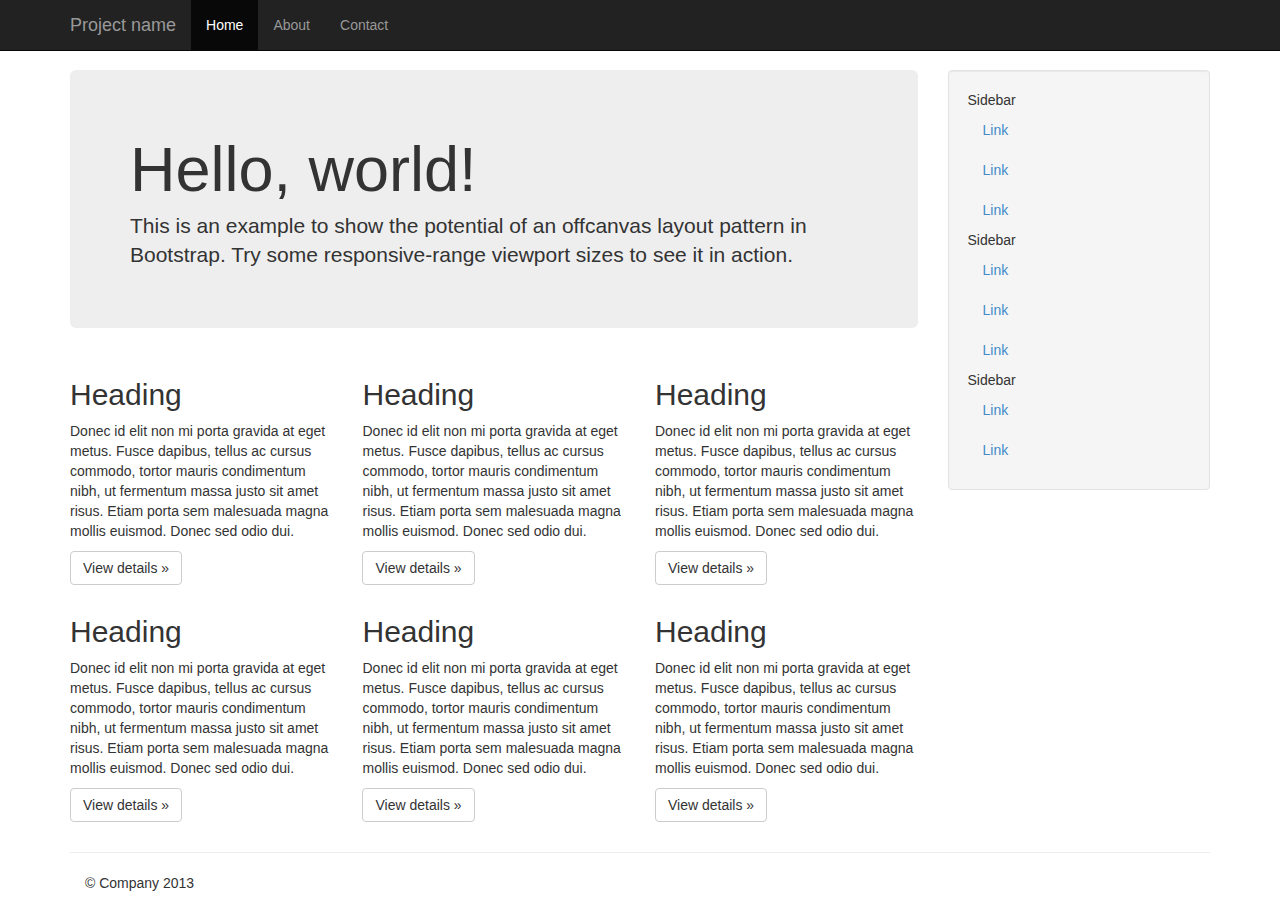
<file: lab4/bootstrap-3.0.0/examples/offcanvas/index.html>
<!DOCTYPE html>
<html lang="en">
  <head>
    <meta charset="utf-8">
    <meta name="viewport" content="width=device-width, initial-scale=1.0">
    <meta name="description" content="">
    <meta name="author" content="">
    <link rel="shortcut icon" href="../../assets/ico/favicon.png">

    <title>Off Canvas Template for Bootstrap</title>

    <!-- Bootstrap core CSS -->
    <link href="../../dist/css/bootstrap.min.css" rel="stylesheet">

    <!-- Custom styles for this template -->
    <link href="offcanvas.css" rel="stylesheet">

    <!-- HTML5 shim and Respond.js IE8 support of HTML5 elements and media queries -->
    <!--[if lt IE 9]>
      <script src="../../assets/js/html5shiv.js"></script>
      <script src="../../assets/js/respond.min.js"></script>
    <![endif]-->
  </head>

  <body>
    <div class="navbar navbar-fixed-top navbar-inverse" role="navigation">
      <div class="container">
        <div class="navbar-header">
          <button type="button" class="navbar-toggle" data-toggle="collapse" data-target=".navbar-collapse">
            <span class="icon-bar"></span>
            <span class="icon-bar"></span>
            <span class="icon-bar"></span>
          </button>
          <a class="navbar-brand" href="#">Project name</a>
        </div>
        <div class="collapse navbar-collapse">
          <ul class="nav navbar-nav">
            <li class="active"><a href="#">Home</a></li>
            <li><a href="#about">About</a></li>
            <li><a href="#contact">Contact</a></li>
          </ul>
        </div><!-- /.nav-collapse -->
      </div><!-- /.container -->
    </div><!-- /.navbar -->

    <div class="container">

      <div class="row row-offcanvas row-offcanvas-right">
        <div class="col-xs-12 col-sm-9">
          <p class="pull-right visible-xs">
            <button type="button" class="btn btn-primary btn-xs" data-toggle="offcanvas">Toggle nav</button>
          </p>
          <div class="jumbotron">
            <h1>Hello, world!</h1>
            <p>This is an example to show the potential of an offcanvas layout pattern in Bootstrap. Try some responsive-range viewport sizes to see it in action.</p>
          </div>
          <div class="row">
            <div class="col-6 col-sm-6 col-lg-4">
              <h2>Heading</h2>
              <p>Donec id elit non mi porta gravida at eget metus. Fusce dapibus, tellus ac cursus commodo, tortor mauris condimentum nibh, ut fermentum massa justo sit amet risus. Etiam porta sem malesuada magna mollis euismod. Donec sed odio dui. </p>
              <p><a class="btn btn-default" href="#">View details &raquo;</a></p>
            </div><!--/span-->
            <div class="col-6 col-sm-6 col-lg-4">
              <h2>Heading</h2>
              <p>Donec id elit non mi porta gravida at eget metus. Fusce dapibus, tellus ac cursus commodo, tortor mauris condimentum nibh, ut fermentum massa justo sit amet risus. Etiam porta sem malesuada magna mollis euismod. Donec sed odio dui. </p>
              <p><a class="btn btn-default" href="#">View details &raquo;</a></p>
            </div><!--/span-->
            <div class="col-6 col-sm-6 col-lg-4">
              <h2>Heading</h2>
              <p>Donec id elit non mi porta gravida at eget metus. Fusce dapibus, tellus ac cursus commodo, tortor mauris condimentum nibh, ut fermentum massa justo sit amet risus. Etiam porta sem malesuada magna mollis euismod. Donec sed odio dui. </p>
              <p><a class="btn btn-default" href="#">View details &raquo;</a></p>
            </div><!--/span-->
            <div class="col-6 col-sm-6 col-lg-4">
              <h2>Heading</h2>
              <p>Donec id elit non mi porta gravida at eget metus. Fusce dapibus, tellus ac cursus commodo, tortor mauris condimentum nibh, ut fermentum massa justo sit amet risus. Etiam porta sem malesuada magna mollis euismod. Donec sed odio dui. </p>
              <p><a class="btn btn-default" href="#">View details &raquo;</a></p>
            </div><!--/span-->
            <div class="col-6 col-sm-6 col-lg-4">
              <h2>Heading</h2>
              <p>Donec id elit non mi porta gravida at eget metus. Fusce dapibus, tellus ac cursus commodo, tortor mauris condimentum nibh, ut fermentum massa justo sit amet risus. Etiam porta sem malesuada magna mollis euismod. Donec sed odio dui. </p>
              <p><a class="btn btn-default" href="#">View details &raquo;</a></p>
            </div><!--/span-->
            <div class="col-6 col-sm-6 col-lg-4">
              <h2>Heading</h2>
              <p>Donec id elit non mi porta gravida at eget metus. Fusce dapibus, tellus ac cursus commodo, tortor mauris condimentum nibh, ut fermentum massa justo sit amet risus. Etiam porta sem malesuada magna mollis euismod. Donec sed odio dui. </p>
              <p><a class="btn btn-default" href="#">View details &raquo;</a></p>
            </div><!--/span-->
          </div><!--/row-->
        </div><!--/span-->

        <div class="col-xs-6 col-sm-3 sidebar-offcanvas" id="sidebar" role="navigation">
          <div class="well sidebar-nav">
            <ul class="nav">
              <li>Sidebar</li>
              <li class="active"><a href="#">Link</a></li>
              <li><a href="#">Link</a></li>
              <li><a href="#">Link</a></li>
              <li>Sidebar</li>
              <li><a href="#">Link</a></li>
              <li><a href="#">Link</a></li>
              <li><a href="#">Link</a></li>
              <li>Sidebar</li>
              <li><a href="#">Link</a></li>
              <li><a href="#">Link</a></li>
            </ul>
          </div><!--/.well -->
        </div><!--/span-->
      </div><!--/row-->

      <hr>

      <footer>
        <p>&copy; Company 2013</p>
      </footer>

    </div><!--/.container-->



    <!-- Bootstrap core JavaScript
    ================================================== -->
    <!-- Placed at the end of the document so the pages load faster -->
    <script src="../../assets/js/jquery.js"></script>
    <script src="../../dist/js/bootstrap.min.js"></script>
    <script src="offcanvas.js"></script>
  </body>
</html>
</file>
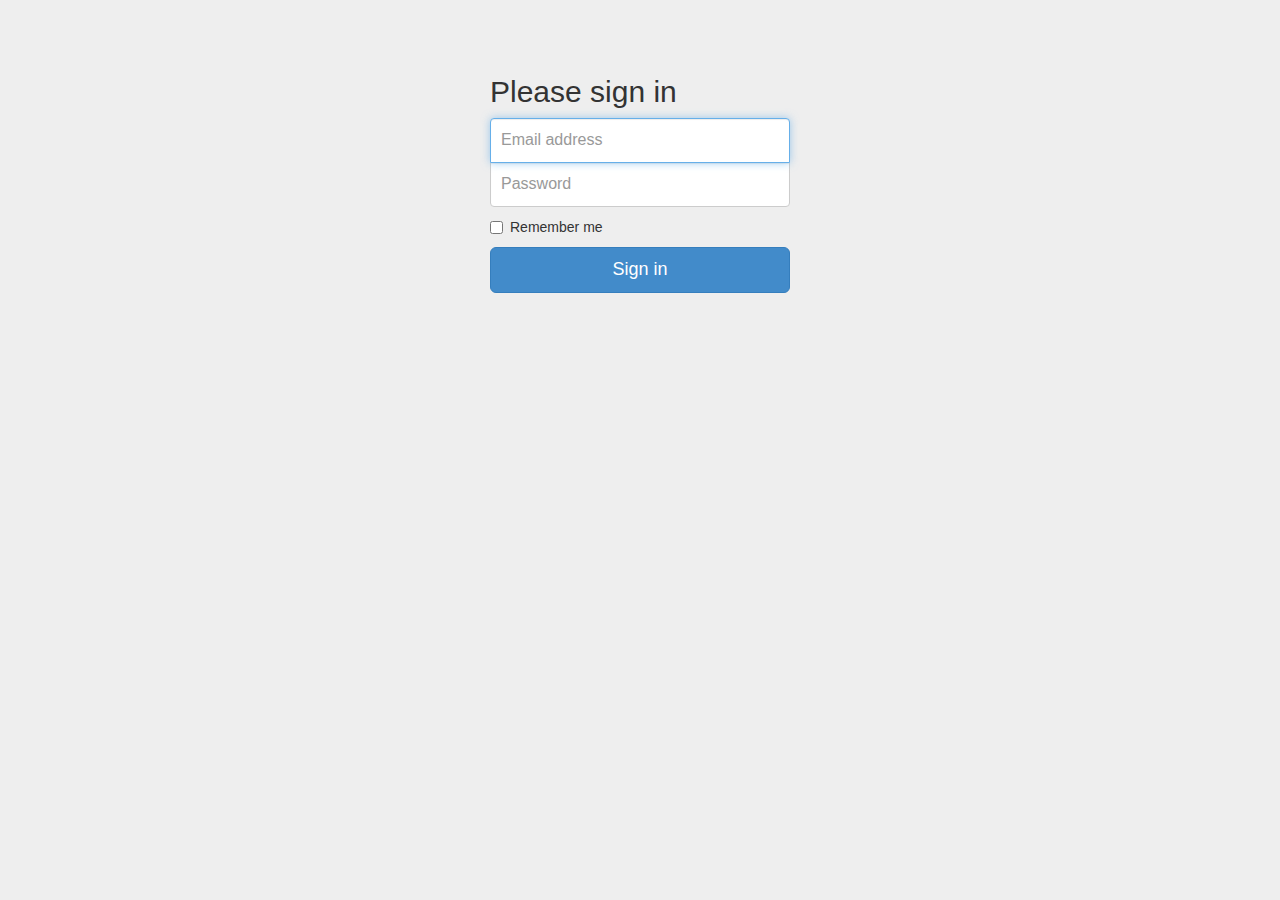
<file: lab4/bootstrap-3.0.0/examples/signin/index.html>
<!DOCTYPE html>
<html lang="en">
  <head>
    <meta charset="utf-8">
    <meta name="viewport" content="width=device-width, initial-scale=1.0">
    <meta name="description" content="">
    <meta name="author" content="">
    <link rel="shortcut icon" href="../../assets/ico/favicon.png">

    <title>Signin Template for Bootstrap</title>

    <!-- Bootstrap core CSS -->
    <link href="../../dist/css/bootstrap.css" rel="stylesheet">

    <!-- Custom styles for this template -->
    <link href="signin.css" rel="stylesheet">

    <!-- HTML5 shim and Respond.js IE8 support of HTML5 elements and media queries -->
    <!--[if lt IE 9]>
      <script src="../../assets/js/html5shiv.js"></script>
      <script src="../../assets/js/respond.min.js"></script>
    <![endif]-->
  </head>

  <body>

    <div class="container">

      <form class="form-signin">
        <h2 class="form-signin-heading">Please sign in</h2>
        <input type="text" class="form-control" placeholder="Email address" autofocus>
        <input type="password" class="form-control" placeholder="Password">
        <label class="checkbox">
          <input type="checkbox" value="remember-me"> Remember me
        </label>
        <button class="btn btn-lg btn-primary btn-block" type="submit">Sign in</button>
      </form>

    </div> <!-- /container -->


    <!-- Bootstrap core JavaScript
    ================================================== -->
    <!-- Placed at the end of the document so the pages load faster -->
  </body>
</html>
</file>
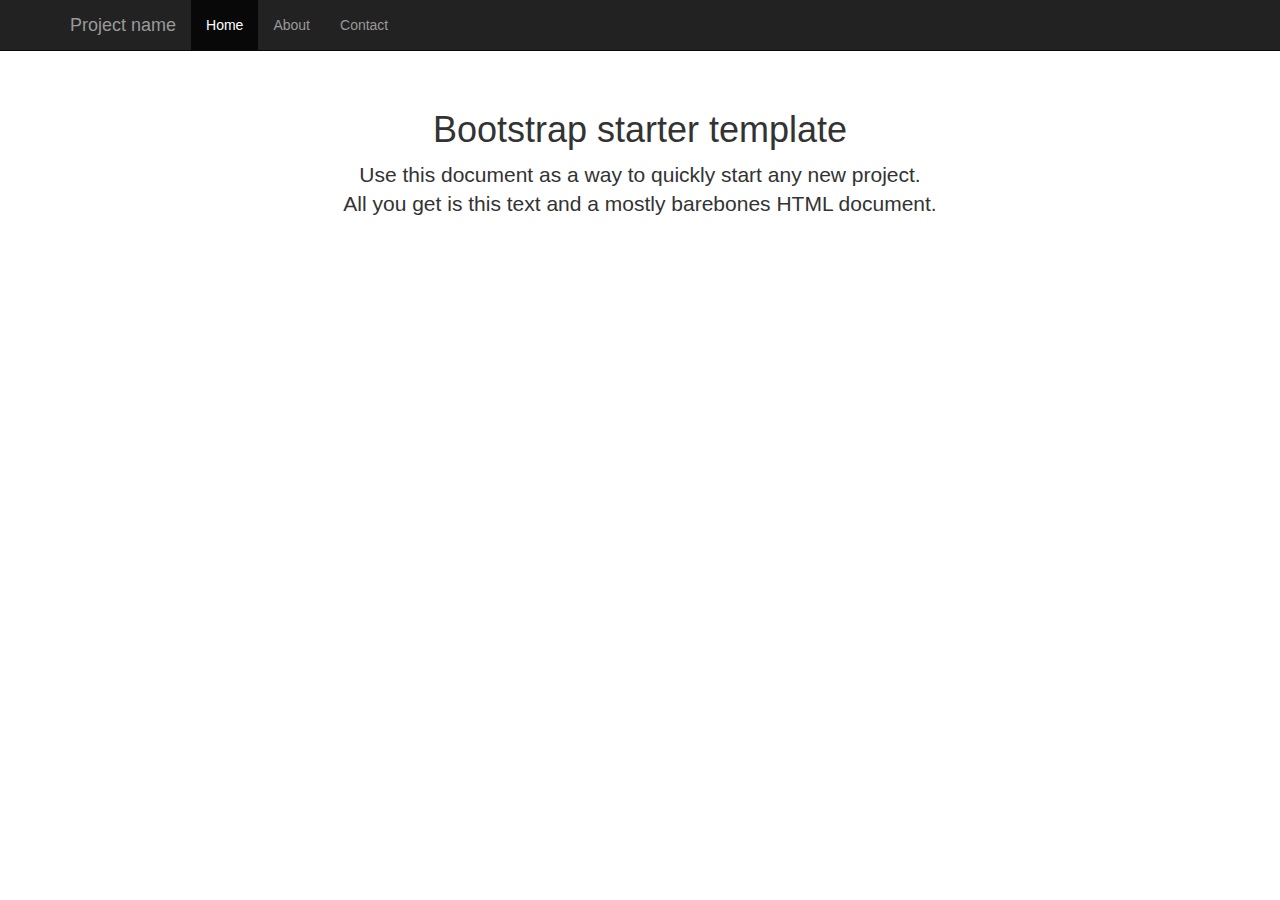
<file: lab4/bootstrap-3.0.0/examples/starter-template/index.html>
<!DOCTYPE html>
<html lang="en">
  <head>
    <meta charset="utf-8">
    <meta name="viewport" content="width=device-width, initial-scale=1.0">
    <meta name="description" content="">
    <meta name="author" content="">
    <link rel="shortcut icon" href="../../assets/ico/favicon.png">

    <title>Starter Template for Bootstrap</title>

    <!-- Bootstrap core CSS -->
    <link href="../../dist/css/bootstrap.css" rel="stylesheet">

    <!-- Custom styles for this template -->
    <link href="starter-template.css" rel="stylesheet">

    <!-- HTML5 shim and Respond.js IE8 support of HTML5 elements and media queries -->
    <!--[if lt IE 9]>
      <script src="../../assets/js/html5shiv.js"></script>
      <script src="../../assets/js/respond.min.js"></script>
    <![endif]-->
  </head>

  <body>

    <div class="navbar navbar-inverse navbar-fixed-top">
      <div class="container">
        <div class="navbar-header">
          <button type="button" class="navbar-toggle" data-toggle="collapse" data-target=".navbar-collapse">
            <span class="icon-bar"></span>
            <span class="icon-bar"></span>
            <span class="icon-bar"></span>
          </button>
          <a class="navbar-brand" href="#">Project name</a>
        </div>
        <div class="collapse navbar-collapse">
          <ul class="nav navbar-nav">
            <li class="active"><a href="#">Home</a></li>
            <li><a href="#about">About</a></li>
            <li><a href="#contact">Contact</a></li>
          </ul>
        </div><!--/.nav-collapse -->
      </div>
    </div>

    <div class="container">

      <div class="starter-template">
        <h1>Bootstrap starter template</h1>
        <p class="lead">Use this document as a way to quickly start any new project.<br> All you get is this text and a mostly barebones HTML document.</p>
      </div>

    </div><!-- /.container -->


    <!-- Bootstrap core JavaScript
    ================================================== -->
    <!-- Placed at the end of the document so the pages load faster -->
    <script src="../../assets/js/jquery.js"></script>
    <script src="../../dist/js/bootstrap.min.js"></script>
  </body>
</html>
</file>
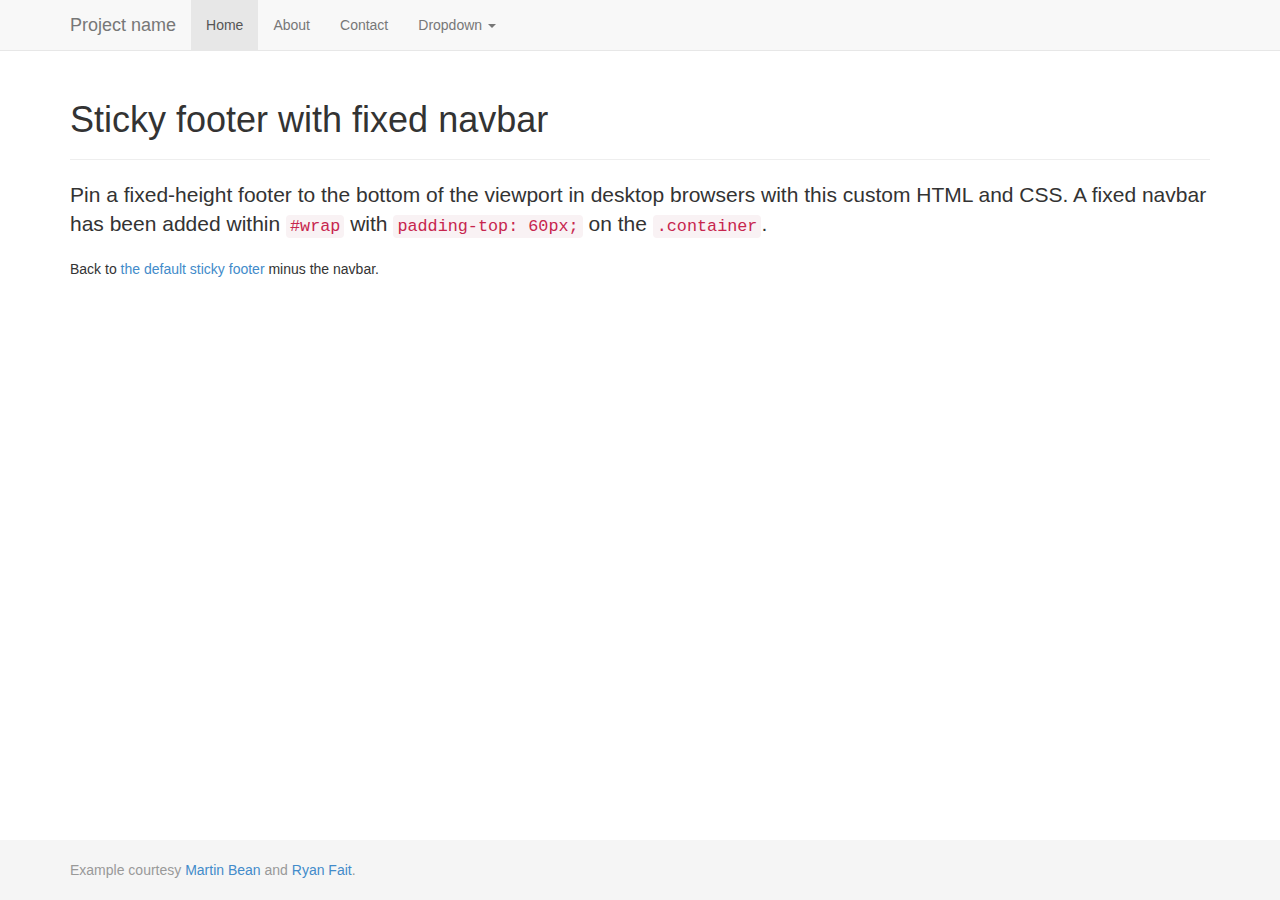
<file: lab4/bootstrap-3.0.0/examples/sticky-footer-navbar/index.html>
<!DOCTYPE html>
<html lang="en">
  <head>
    <meta charset="utf-8">
    <meta name="viewport" content="width=device-width, initial-scale=1.0">
    <meta name="description" content="">
    <meta name="author" content="">
    <link rel="shortcut icon" href="../../assets/ico/favicon.png">

    <title>Sticky Footer Navbar Template for Bootstrap</title>

    <!-- Bootstrap core CSS -->
    <link href="../../dist/css/bootstrap.css" rel="stylesheet">

    <!-- Custom styles for this template -->
    <link href="sticky-footer-navbar.css" rel="stylesheet">

    <!-- HTML5 shim and Respond.js IE8 support of HTML5 elements and media queries -->
    <!--[if lt IE 9]>
      <script src="../../assets/js/html5shiv.js"></script>
      <script src="../../assets/js/respond.min.js"></script>
    <![endif]-->
  </head>

  <body>

    <!-- Wrap all page content here -->
    <div id="wrap">

      <!-- Fixed navbar -->
      <div class="navbar navbar-default navbar-fixed-top">
        <div class="container">
          <div class="navbar-header">
            <button type="button" class="navbar-toggle" data-toggle="collapse" data-target=".navbar-collapse">
              <span class="icon-bar"></span>
              <span class="icon-bar"></span>
              <span class="icon-bar"></span>
            </button>
            <a class="navbar-brand" href="#">Project name</a>
          </div>
          <div class="collapse navbar-collapse">
            <ul class="nav navbar-nav">
              <li class="active"><a href="#">Home</a></li>
              <li><a href="#about">About</a></li>
              <li><a href="#contact">Contact</a></li>
              <li class="dropdown">
                <a href="#" class="dropdown-toggle" data-toggle="dropdown">Dropdown <b class="caret"></b></a>
                <ul class="dropdown-menu">
                  <li><a href="#">Action</a></li>
                  <li><a href="#">Another action</a></li>
                  <li><a href="#">Something else here</a></li>
                  <li class="divider"></li>
                  <li class="dropdown-header">Nav header</li>
                  <li><a href="#">Separated link</a></li>
                  <li><a href="#">One more separated link</a></li>
                </ul>
              </li>
            </ul>
          </div><!--/.nav-collapse -->
        </div>
      </div>

      <!-- Begin page content -->
      <div class="container">
        <div class="page-header">
          <h1>Sticky footer with fixed navbar</h1>
        </div>
        <p class="lead">Pin a fixed-height footer to the bottom of the viewport in desktop browsers with this custom HTML and CSS. A fixed navbar has been added within <code>#wrap</code> with <code>padding-top: 60px;</code> on the <code>.container</code>.</p>
        <p>Back to <a href="../sticky-footer">the default sticky footer</a> minus the navbar.</p>
      </div>
    </div>

    <div id="footer">
      <div class="container">
        <p class="text-muted credit">Example courtesy <a href="http://martinbean.co.uk">Martin Bean</a> and <a href="http://ryanfait.com/sticky-footer/">Ryan Fait</a>.</p>
      </div>
    </div>


    <!-- Bootstrap core JavaScript
    ================================================== -->
    <!-- Placed at the end of the document so the pages load faster -->
    <script src="../../assets/js/jquery.js"></script>
    <script src="../../dist/js/bootstrap.min.js"></script>
  </body>
</html>
</file>
<file: css/index.css>
html {
    height: 100%;
}

body {
    font-family: Arial, Helvetica, sans-serif;
    margin: 0;
    background-color: #1b2838;
    color: #acb2b8;
    height: 100%;
}

header {
    color: #b8b6b4;
    height: 10%;
    background-color: #171a21;
    display: flex;
    text-align: center;
}

nav {
    height: 3.375em;
    margin: auto 3em;
}

nav > ul {
    display: block;
    margin-block-start: 1em;
    margin-block-end: 1em;
    margin-inline-start: 0px;
    margin-inline-end: 0px;
    padding-inline-start: 40px;
}

li {
    display: inline-block;
}

nav li {
    padding: 0.1875em 1em;
}

a {
    color: #b8b6b4;
    text-decoration:none;
}

a:hover{
    color: #87bff2;
}

nav li a {
    color: #b8b6b4;
}

aside {
    float:right;
    margin: 1% 5%;
    width: 30%;
    background-color: #171a21;
}

aside a {
    color: white;
}

aside img, aside ul {
    padding: 0;
    width: 100%;
}

aside > ul {
    display: block;
    margin-block-start: 1em;
    margin-block-end: 1em;
    margin-inline-start: 0px;
    margin-inline-end: 0px;
}

aside li {
    height: 1.5em;
    display: block;
    text-align: center;
    padding: 0.2em 0;
}

.title {
    color: #ebebeb;
}

.title {
    margin: 1em 5%;
    display: inline;
    display: flex;
    text-align: center;
}

.title img {
    border: #b8b6b4 solid 2px;
}

.title div {
    color: #ebebeb;
    display: inline;
    padding-left: 1em;
    margin: auto 0;
    font-size: x-large;
    font-weight: bold;
}

.title span {
    font-weight: normal;
    font-size: small;
}

.title .symbol {
    color: #b8b6b4;
    font-size: large;
}

section {
    margin: 0 5%;
}

h2 {
    color: #ebebeb;
    display: block;
    font-size: 1.5em;
    margin-block-start: 0.83em;
    margin-block-end: 0.83em;
    margin-inline-start: 0px;
    margin-inline-end: 0px;
    font-weight: bold;
}

.description > p {
    margin: 0;
    width: 60%;
    font-size: small;
    background-color: #171a21;
    padding: 0.7em;
    color: #b8b6b4;
    border-top: 1px solid rgba(85, 125, 171, 0.6)
}

.comment > p {
    display: block;
    margin-block-start: 1em;
    margin-block-end: 1em;
    margin-inline-start: 0px;
    margin-inline-end: 0px;
}

.comment h5 {
    margin: 0;
    padding: 0;
    color: #b8b6b4;
    font-size: smaller;
}

hr {
    width: 90%;
    margin: 0 5%;
    border-width:0;
    height: 1px;
    color:rgba(85, 125, 171, 0.6);
    background-color:rgba(85, 125, 171, 0.6);
}

.messages > div {
    margin: 1.5em 0;
    color: #b8b6b4;
    font-size: small;
}

.messages > div > ul {
    display: inline-block;
    padding-inline-start: 40px;
}

.messages > div li {
    padding: 0.2em 0.6em;
    background-color: rgba(85, 125, 171, 0.6);
    border-radius: 3px;
}

h3 {
    color: #ebebeb;
    display: block;
    font-size: 1.3em;
    margin-block-start: 1.8em;
    margin-block-end: 1em;
    margin-inline-start: 0px;
    margin-inline-end: 0px;
    font-weight: bold;
}

h4 {
    font-weight: normal;
    color: #ebebeb;
    margin: 0;
}

.messages small {
    margin: 0;
    padding: 0;
    font-size: smaller;
    color: #56707f;
}

.messageSheet {
    display: block;
    margin-block-start: 1em;
    margin-block-end: 1em;
    margin-inline-start: 0px;
    margin-inline-end: 0px;
    padding-inline-start: 40px;
}

.messageSheet li {
    display: block;
    margin: 1.5em 0;
}

.active {
    color:#87bff2;
}
</file>
<file: lab4/bootstrap-3.0.0/examples/grid/grid.css>
.container {
  padding-left: 15px;
  padding-right: 15px;
}

h4 {
  margin-top: 25px;
}
.row {
  margin-bottom: 20px;
}
.row .row {
  margin-top: 10px;
  margin-bottom: 0;
}
[class*="col-"] {
  padding-top: 15px;
  padding-bottom: 15px;
  background-color: #eee;
  border: 1px solid #ddd;
  background-color: rgba(86,61,124,.15);
  border: 1px solid rgba(86,61,124,.2);
}

hr {
  margin-top: 40px;
  margin-bottom: 40px;
}
</file>
<file: lab4/bootstrap-3.0.0/examples/jumbotron-narrow/jumbotron-narrow.css>
/* Space out content a bit */
body {
  padding-top: 20px;
  padding-bottom: 20px;
}

/* Everything but the jumbotron gets side spacing for mobile first views */
.header,
.marketing,
.footer {
  padding-left: 15px;
  padding-right: 15px;
}

/* Custom page header */
.header {
  border-bottom: 1px solid #e5e5e5;
}
/* Make the masthead heading the same height as the navigation */
.header h3 {
  margin-top: 0;
  margin-bottom: 0;
  line-height: 40px;
  padding-bottom: 19px;
}

/* Custom page footer */
.footer {
  padding-top: 19px;
  color: #777;
  border-top: 1px solid #e5e5e5;
}

/* Customize container */
@media (min-width: 768px) {
  .container {
    max-width: 730px;
  }
}
.container-narrow > hr {
  margin: 30px 0;
}

/* Main marketing message and sign up button */
.jumbotron {
  text-align: center;
  border-bottom: 1px solid #e5e5e5;
}
.jumbotron .btn {
  font-size: 21px;
  padding: 14px 24px;
}

/* Supporting marketing content */
.marketing {
  margin: 40px 0;
}
.marketing p + h4 {
  margin-top: 28px;
}

/* Responsive: Portrait tablets and up */
@media screen and (min-width: 768px) {
  /* Remove the padding we set earlier */
  .header,
  .marketing,
  .footer {
    padding-left: 0;
    padding-right: 0;
  }
  /* Space out the masthead */
  .header {
    margin-bottom: 30px;
  }
  /* Remove the bottom border on the jumbotron for visual effect */
  .jumbotron {
    border-bottom: 0;
  }
}
</file>
<file: lab4/bootstrap-3.0.0/examples/jumbotron/jumbotron.css>
/* Move down content because we have a fixed navbar that is 50px tall */
body {
  padding-top: 50px;
  padding-bottom: 20px;
}
</file>
<file: lab4/bootstrap-3.0.0/examples/justified-nav/justified-nav.css>
body {
  padding-top: 20px;
}

.footer {
  border-top: 1px solid #eee;
  margin-top: 40px;
  padding-top: 40px;
  padding-bottom: 40px;
}

/* Main marketing message and sign up button */
.jumbotron {
  text-align: center;
  background-color: transparent;
}
.jumbotron .btn {
  font-size: 21px;
  padding: 14px 24px;
}

/* Customize the nav-justified links to be fill the entire space of the .navbar */

.nav-justified {
  background-color: #eee;
  border-radius: 5px;
  border: 1px solid #ccc;
}
.nav-justified > li > a {
  padding-top: 15px;
  padding-bottom: 15px;
  color: #777;
  font-weight: bold;
  text-align: center;
  border-bottom: 1px solid #d5d5d5;
  background-color: #e5e5e5; /* Old browsers */
  background-repeat: repeat-x; /* Repeat the gradient */
  background-image: -moz-linear-gradient(top, #f5f5f5 0%, #e5e5e5 100%); /* FF3.6+ */
  background-image: -webkit-gradient(linear, left top, left bottom, color-stop(0%,#f5f5f5), color-stop(100%,#e5e5e5)); /* Chrome,Safari4+ */
  background-image: -webkit-linear-gradient(top, #f5f5f5 0%,#e5e5e5 100%); /* Chrome 10+,Safari 5.1+ */
  background-image: -ms-linear-gradient(top, #f5f5f5 0%,#e5e5e5 100%); /* IE10+ */
  background-image: -o-linear-gradient(top, #f5f5f5 0%,#e5e5e5 100%); /* Opera 11.10+ */
  filter: progid:DXImageTransform.Microsoft.gradient( startColorstr='#f5f5f5', endColorstr='#e5e5e5',GradientType=0 ); /* IE6-9 */
  background-image: linear-gradient(top, #f5f5f5 0%,#e5e5e5 100%); /* W3C */
}
.nav-justified > .active > a,
.nav-justified > .active > a:hover,
.nav-justified > .active > a:focus {
  background-color: #ddd;
  background-image: none;
  box-shadow: inset 0 3px 7px rgba(0,0,0,.15);
}
.nav-justified > li:first-child > a {
  border-radius: 5px 5px 0 0;
}
.nav-justified > li:last-child > a {
  border-bottom: 0;
  border-radius: 0 0 5px 5px;
}

@media (min-width: 768px) {
  .nav-justified {
    max-height: 52px;
  }
  .nav-justified > li > a {
    border-left: 1px solid #fff;
    border-right: 1px solid #d5d5d5;
  }
  .nav-justified > li:first-child > a {
    border-left: 0;
    border-radius: 5px 0 0 5px;
  }
  .nav-justified > li:last-child > a {
    border-radius: 0 5px 5px 0;
    border-right: 0;
  }
}

/* Responsive: Portrait tablets and up */
@media screen and (min-width: 768px) {
  /* Remove the padding we set earlier */
  .masthead,
  .marketing,
  .footer {
    padding-left: 0;
    padding-right: 0;
  }
}
</file>
<file: lab4/bootstrap-3.0.0/examples/navbar-fixed-top/navbar-fixed-top.css>
body {
  min-height: 2000px;
  padding-top: 70px;
}
</file>
<file: lab4/bootstrap-3.0.0/examples/navbar-static-top/navbar-static-top.css>
body {
  min-height: 2000px;
}

.navbar-static-top {
  margin-bottom: 19px;
}
</file>
<file: lab4/bootstrap-3.0.0/examples/navbar/navbar.css>
body {
padding: 30px;
}

.navbar {
margin-bottom: 30px;
}
</file>
<file: lab4/bootstrap-3.0.0/examples/non-responsive/non-responsive.css>
/* Template-specific stuff
 *
 * Customizations just for the template—these are not necessary for anything
 * with disabling the responsiveness.
 */

/* Account for fixed navbar */
body {
  padding-top: 70px;
  padding-bottom: 30px;
}

/* Finesse the page header spacing */
.page-header {
  margin-bottom: 30px;
}
.page-header .lead {
  margin-bottom: 10px;
}


/* Non-responsive overrides
 *
 * Utilitze the following CSS to disable the responsive-ness of the container,
 * grid system, and navbar.
 */

/* Reset the container */
.container {
  max-width: none !important;
  width: 970px;
}

/* Demonstrate the grids */
.col-xs-4 {
  padding-top: 15px;
  padding-bottom: 15px;
  background-color: #eee;
  border: 1px solid #ddd;
  background-color: rgba(86,61,124,.15);
  border: 1px solid rgba(86,61,124,.2);
}

.container .navbar-header,
.container .navbar-collapse {
  margin-right: 0;
  margin-left: 0;
}

/* Always float the navbar header */
.navbar-header {
  float: left;
}

/* Undo the collapsing navbar */
.navbar-collapse {
  display: block !important;
  height: auto !important;
  padding-bottom: 0;
  overflow: visible !important;
}

.navbar-toggle {
  display: none;
}

.navbar-brand {
  margin-left: -15px;
}

/* Always apply the floated nav */
.navbar-nav {
  float: left;
  margin: 0;
}
.navbar-nav > li {
  float: left;
}
.navbar-nav > li > a {
  padding: 15px;
}

/* Redeclare since we override the float above */
.navbar-nav.navbar-right {
  float: right;
}

/* Undo custom dropdowns */
.navbar .open .dropdown-menu {
  position: absolute;
  float: left;
  background-color: #fff;
  border: 1px solid #cccccc;
  border: 1px solid rgba(0, 0, 0, 0.15);
  border-width: 0 1px 1px;
  border-radius: 0 0 4px 4px;
  -webkit-box-shadow: 0 6px 12px rgba(0, 0, 0, 0.175);
          box-shadow: 0 6px 12px rgba(0, 0, 0, 0.175);
}
.navbar .open .dropdown-menu > li > a {
  color: #333;
}
.navbar .open .dropdown-menu > li > a:hover,
.navbar .open .dropdown-menu > li > a:focus,
.navbar .open .dropdown-menu > .active > a,
.navbar .open .dropdown-menu > .active > a:hover,
.navbar .open .dropdown-menu > .active > a:focus {
  color: #fff !important;
  background-color: #428bca !important;
}
.navbar .open .dropdown-menu > .disabled > a,
.navbar .open .dropdown-menu > .disabled > a:hover,
.navbar .open .dropdown-menu > .disabled > a:focus {
  color: #999 !important;
  background-color: transparent !important;
}
</file>
<file: lab4/bootstrap-3.0.0/examples/offcanvas/offcanvas.css>
/*
 * Style twaks
 * --------------------------------------------------
 */
body {
  padding-top: 70px;
}
footer {
  padding-left: 15px;
  padding-right: 15px;
}

/*
 * Off Canvas
 * --------------------------------------------------
 */
@media screen and (max-width: 768px) {
  .row-offcanvas {
    position: relative;
    -webkit-transition: all 0.25s ease-out;
    -moz-transition: all 0.25s ease-out;
    transition: all 0.25s ease-out;
  }

  .row-offcanvas-right
  .sidebar-offcanvas {
    right: -50%; /* 6 columns */
  }

  .row-offcanvas-left
  .sidebar-offcanvas {
    left: -50%; /* 6 columns */
  }

  .row-offcanvas-right.active {
    right: 50%; /* 6 columns */
  }

  .row-offcanvas-left.active {
    left: 50%; /* 6 columns */
  }

  .sidebar-offcanvas {
    position: absolute;
    top: 0;
    width: 50%; /* 6 columns */
  }
}
</file>
<file: lab4/bootstrap-3.0.0/examples/signin/signin.css>
body {
  padding-top: 40px;
  padding-bottom: 40px;
  background-color: #eee;
}

.form-signin {
  max-width: 330px;
  padding: 15px;
  margin: 0 auto;
}
.form-signin .form-signin-heading,
.form-signin .checkbox {
  margin-bottom: 10px;
}
.form-signin .checkbox {
  font-weight: normal;
}
.form-signin .form-control {
  position: relative;
  font-size: 16px;
  height: auto;
  padding: 10px;
  -webkit-box-sizing: border-box;
     -moz-box-sizing: border-box;
          box-sizing: border-box;
}
.form-signin .form-control:focus {
  z-index: 2;
}
.form-signin input[type="text"] {
  margin-bottom: -1px;
  border-bottom-left-radius: 0;
  border-bottom-right-radius: 0;
}
.form-signin input[type="password"] {
  margin-bottom: 10px;
  border-top-left-radius: 0;
  border-top-right-radius: 0;
}
</file>
<file: lab4/bootstrap-3.0.0/examples/starter-template/starter-template.css>
body {
  padding-top: 50px;
}
.starter-template {
  padding: 40px 15px;
  text-align: center;
}
</file>
<file: lab4/bootstrap-3.0.0/examples/sticky-footer-navbar/sticky-footer-navbar.css>
/* Sticky footer styles
-------------------------------------------------- */

html,
body {
  height: 100%;
  /* The html and body elements cannot have any padding or margin. */
}

/* Wrapper for page content to push down footer */
#wrap {
  min-height: 100%;
  height: auto !important;
  height: 100%;
  /* Negative indent footer by its height */
  margin: 0 auto -60px;
  /* Pad bottom by footer height */
  padding: 0 0 60px;
}

/* Set the fixed height of the footer here */
#footer {
  height: 60px;
  background-color: #f5f5f5;
}


/* Custom page CSS
-------------------------------------------------- */
/* Not required for template or sticky footer method. */

#wrap > .container {
  padding: 60px 15px 0;
}
.container .credit {
  margin: 20px 0;
}

#footer > .container {
  padding-left: 15px;
  padding-right: 15px;
}

code {
  font-size: 80%;
}
</file>
